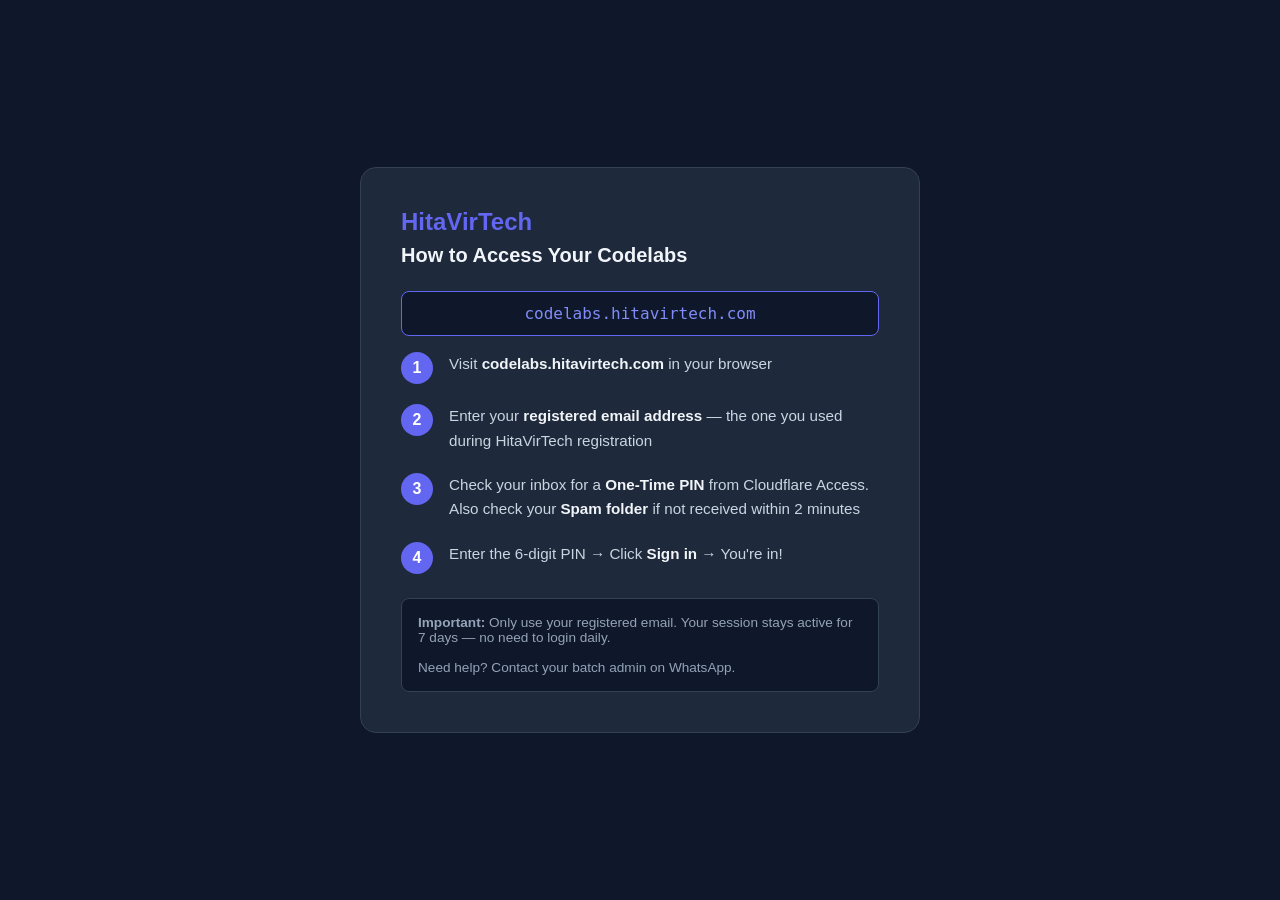
<file: access-help.html>
<!DOCTYPE html>
<html lang="en">
<head>
  <meta charset="UTF-8" />
  <meta name="viewport" content="width=device-width, initial-scale=1.0"/>
  <title>HitaVirTech Codelabs — Access Help</title>
  <style>
    * { box-sizing: border-box; margin: 0; padding: 0; }
    body {
      font-family: 'Inter', sans-serif;
      background: #0f172a;
      color: #e2e8f0;
      min-height: 100vh;
      display: flex;
      align-items: center;
      justify-content: center;
      padding: 2rem;
    }
    .card {
      background: #1e293b;
      border: 1px solid #334155;
      border-radius: 16px;
      padding: 2.5rem;
      max-width: 560px;
      width: 100%;
    }
    .logo {
      font-size: 1.5rem;
      font-weight: 700;
      color: #6366f1;
      margin-bottom: 0.5rem;
    }
    h1 {
      font-size: 1.25rem;
      color: #f1f5f9;
      margin-bottom: 1.5rem;
    }
    .step {
      display: flex;
      gap: 1rem;
      margin-bottom: 1.25rem;
      align-items: flex-start;
    }
    .step-number {
      background: #6366f1;
      color: white;
      border-radius: 50%;
      width: 32px;
      height: 32px;
      display: flex;
      align-items: center;
      justify-content: center;
      font-weight: 700;
      flex-shrink: 0;
    }
    .step-text { font-size: 0.95rem; color: #cbd5e1; line-height: 1.6; }
    .step-text strong { color: #f1f5f9; }
    .note {
      background: #0f172a;
      border: 1px solid #334155;
      border-radius: 8px;
      padding: 1rem;
      margin-top: 1.5rem;
      font-size: 0.85rem;
      color: #94a3b8;
    }
    .url {
      background: #0f172a;
      border: 1px solid #6366f1;
      border-radius: 8px;
      padding: 0.75rem 1rem;
      font-family: monospace;
      color: #818cf8;
      margin: 1rem 0;
      text-align: center;
      font-size: 1rem;
    }
  </style>
</head>
<body>
  <div class="card">
    <div class="logo">HitaVirTech</div>
    <h1>How to Access Your Codelabs</h1>

    <div class="url">codelabs.hitavirtech.com</div>

    <div class="step">
      <div class="step-number">1</div>
      <div class="step-text">Visit <strong>codelabs.hitavirtech.com</strong> in your browser</div>
    </div>
    <div class="step">
      <div class="step-number">2</div>
      <div class="step-text">Enter your <strong>registered email address</strong> — the one you used during HitaVirTech registration</div>
    </div>
    <div class="step">
      <div class="step-number">3</div>
      <div class="step-text">Check your inbox for a <strong>One-Time PIN</strong> from Cloudflare Access. Also check your <strong>Spam folder</strong> if not received within 2 minutes</div>
    </div>
    <div class="step">
      <div class="step-number">4</div>
      <div class="step-text">Enter the 6-digit PIN → Click <strong>Sign in</strong> → You're in!</div>
    </div>

    <div class="note">
      <strong>Important:</strong> Only use your registered email. Your session stays active for 7 days — no need to login daily.<br/><br/>
      Need help? Contact your batch admin on WhatsApp.
    </div>
  </div>
</body>
</html>
</file>
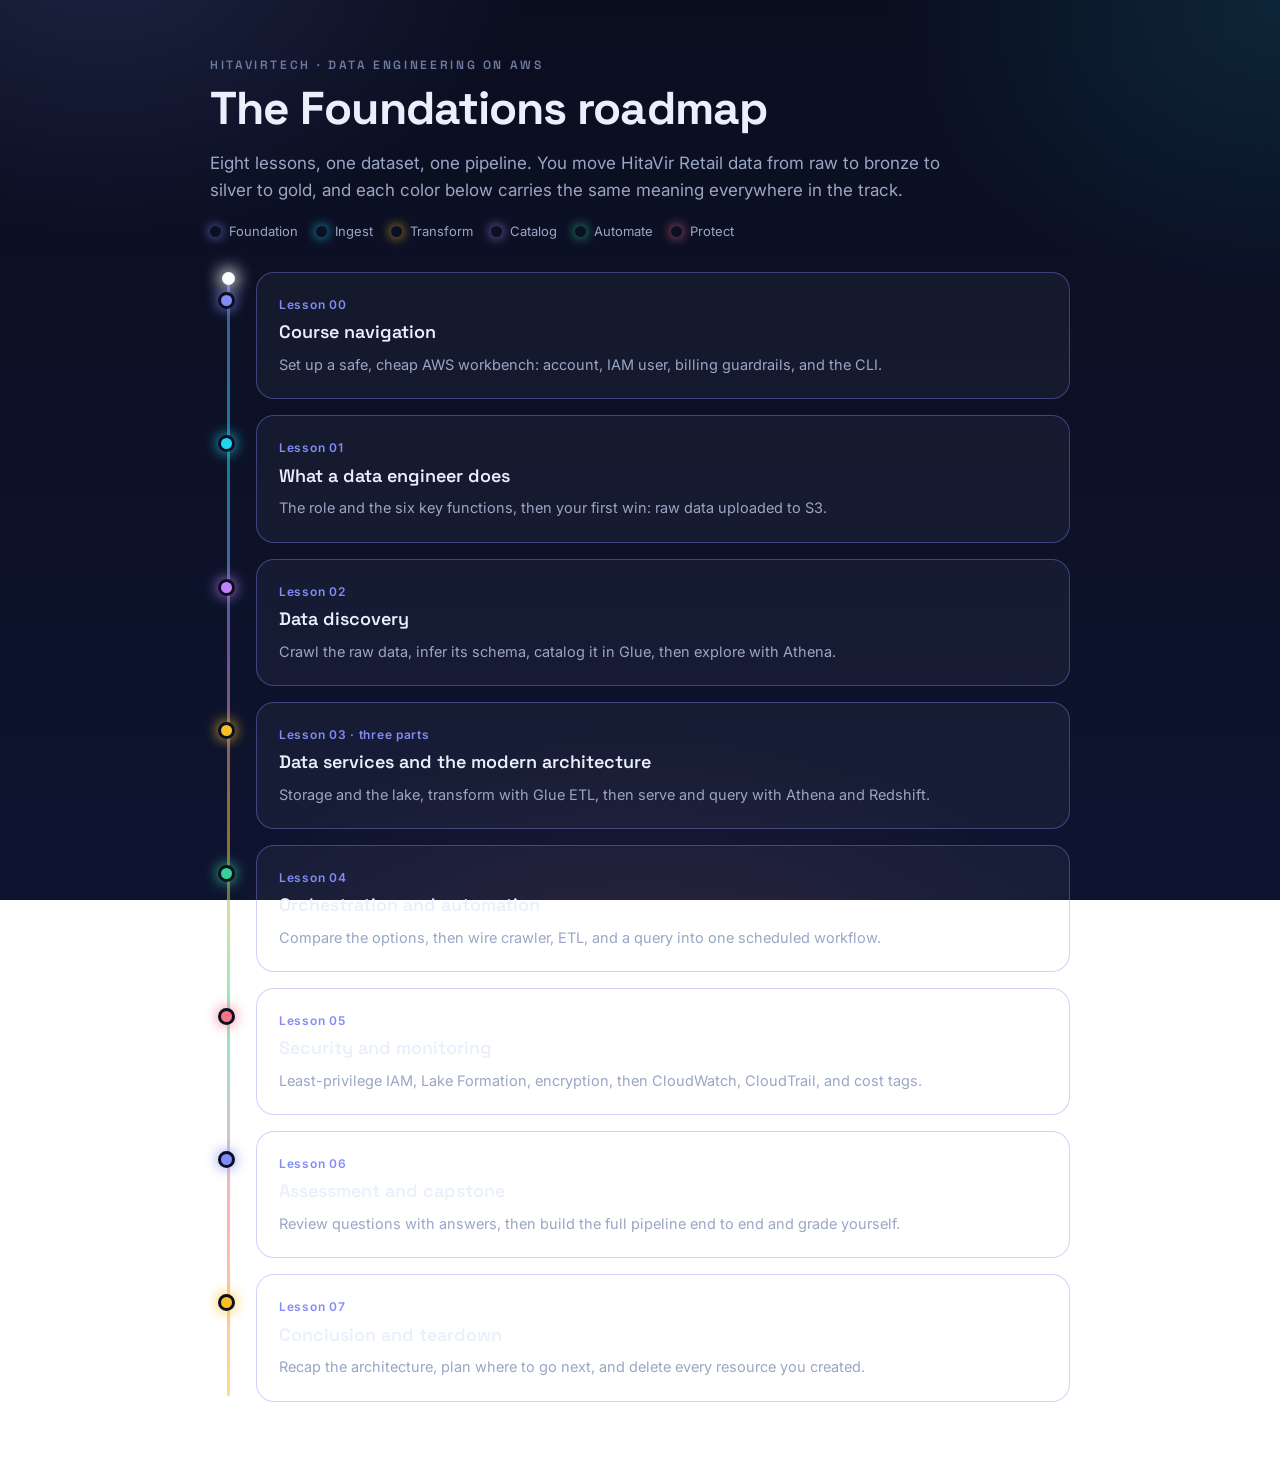
<file: data-engineering-aws-foundations/assets/00-learning-path.html>
<!doctype html>
<html lang="en">
<head>
<meta charset="utf-8">
<meta name="viewport" content="width=device-width, initial-scale=1">
<title>Foundations roadmap — Data Engineering on AWS</title>
<link rel="stylesheet" href="design-tokens.css">
<style>
  .wrap { max-width: 860px; margin: 0 auto; }
  header { margin-bottom: 30px; }
  .road { position: relative; padding-left: 46px; }
  .road::before {
    content: ""; position: absolute; left: 17px; top: 6px; bottom: 6px; width: 3px;
    border-radius: 3px;
    background: linear-gradient(180deg,
      var(--c-foundation), var(--c-ingest), var(--c-catalog),
      var(--c-transform), var(--c-automate), var(--c-protect), var(--m-gold));
    opacity: 0.55;
  }
  .pulse {
    position: absolute; left: 12px; width: 13px; height: 13px; border-radius: 50%;
    background: #fff; box-shadow: 0 0 16px 4px rgba(255,255,255,0.8);
    animation: roadPulse 6s var(--ease) infinite;
  }
  @keyframes roadPulse { 0% { top: 0; opacity: 0; } 8% { opacity: 1; } 92% { opacity: 1; } 100% { top: 100%; opacity: 0; } }
  .stop { position: relative; margin: 0 0 16px; }
  .node {
    position: absolute; left: -38px; top: 20px; width: 17px; height: 17px; border-radius: 50%;
    background: var(--accent); box-shadow: 0 0 14px var(--accent); border: 3px solid var(--ink);
  }
  .card { display: block; text-decoration: none; color: inherit; }
  .card h3 { font-family: var(--font-display); font-weight: 600; font-size: 18px; margin: 4px 0 6px; }
  .card p { margin: 0; color: var(--text-muted); font-size: 14.5px; }
  .badge { font-size: 12px; color: var(--accent); font-weight: 600; letter-spacing: 0.06em; }
  @media (prefers-reduced-motion: reduce) { .pulse { display: none; } }
</style>
</head>
<body class="hvt">
<div class="wrap">
  <header class="hvt-rise">
    <div class="hvt-eyebrow">HitaVirTech &middot; Data Engineering on AWS</div>
    <h1 class="hvt-headline">The Foundations roadmap</h1>
    <p class="hvt-sub">Eight lessons, one dataset, one pipeline. You move HitaVir Retail data from raw to bronze to silver to gold, and each color below carries the same meaning everywhere in the track.</p>
    <div class="hvt-key" aria-label="Color key">
      <span><i class="hvt-dot" style="color:var(--c-foundation)"></i> Foundation</span>
      <span><i class="hvt-dot" style="color:var(--c-ingest)"></i> Ingest</span>
      <span><i class="hvt-dot" style="color:var(--c-transform)"></i> Transform</span>
      <span><i class="hvt-dot" style="color:var(--c-catalog)"></i> Catalog</span>
      <span><i class="hvt-dot" style="color:var(--c-automate)"></i> Automate</span>
      <span><i class="hvt-dot" style="color:var(--c-protect)"></i> Protect</span>
    </div>
  </header>

  <div class="road">
    <div class="pulse" aria-hidden="true"></div>

    <div class="stop hvt-rise" style="--accent: var(--c-foundation)">
      <span class="node" aria-hidden="true"></span>
      <div class="hvt-panel hvt-accent card" tabindex="0">
        <div class="badge">Lesson 00</div>
        <h3>Course navigation</h3>
        <p>Set up a safe, cheap AWS workbench: account, IAM user, billing guardrails, and the CLI.</p>
      </div>
    </div>

    <div class="stop hvt-rise" style="--accent: var(--c-ingest)">
      <span class="node" aria-hidden="true"></span>
      <div class="hvt-panel hvt-accent card" tabindex="0">
        <div class="badge">Lesson 01</div>
        <h3>What a data engineer does</h3>
        <p>The role and the six key functions, then your first win: raw data uploaded to S3.</p>
      </div>
    </div>

    <div class="stop hvt-rise" style="--accent: var(--c-catalog)">
      <span class="node" aria-hidden="true"></span>
      <div class="hvt-panel hvt-accent card" tabindex="0">
        <div class="badge">Lesson 02</div>
        <h3>Data discovery</h3>
        <p>Crawl the raw data, infer its schema, catalog it in Glue, then explore with Athena.</p>
      </div>
    </div>

    <div class="stop hvt-rise" style="--accent: var(--c-transform)">
      <span class="node" aria-hidden="true"></span>
      <div class="hvt-panel hvt-accent card" tabindex="0">
        <div class="badge">Lesson 03 &middot; three parts</div>
        <h3>Data services and the modern architecture</h3>
        <p>Storage and the lake, transform with Glue ETL, then serve and query with Athena and Redshift.</p>
      </div>
    </div>

    <div class="stop hvt-rise" style="--accent: var(--c-automate)">
      <span class="node" aria-hidden="true"></span>
      <div class="hvt-panel hvt-accent card" tabindex="0">
        <div class="badge">Lesson 04</div>
        <h3>Orchestration and automation</h3>
        <p>Compare the options, then wire crawler, ETL, and a query into one scheduled workflow.</p>
      </div>
    </div>

    <div class="stop hvt-rise" style="--accent: var(--c-protect)">
      <span class="node" aria-hidden="true"></span>
      <div class="hvt-panel hvt-accent card" tabindex="0">
        <div class="badge">Lesson 05</div>
        <h3>Security and monitoring</h3>
        <p>Least-privilege IAM, Lake Formation, encryption, then CloudWatch, CloudTrail, and cost tags.</p>
      </div>
    </div>

    <div class="stop hvt-rise" style="--accent: var(--c-foundation)">
      <span class="node" aria-hidden="true"></span>
      <div class="hvt-panel hvt-accent card" tabindex="0">
        <div class="badge">Lesson 06</div>
        <h3>Assessment and capstone</h3>
        <p>Review questions with answers, then build the full pipeline end to end and grade yourself.</p>
      </div>
    </div>

    <div class="stop hvt-rise" style="--accent: var(--m-gold)">
      <span class="node" aria-hidden="true"></span>
      <div class="hvt-panel hvt-accent card" tabindex="0">
        <div class="badge">Lesson 07</div>
        <h3>Conclusion and teardown</h3>
        <p>Recap the architecture, plan where to go next, and delete every resource you created.</p>
      </div>
    </div>
  </div>
</div>
</body>
</html>
</file>
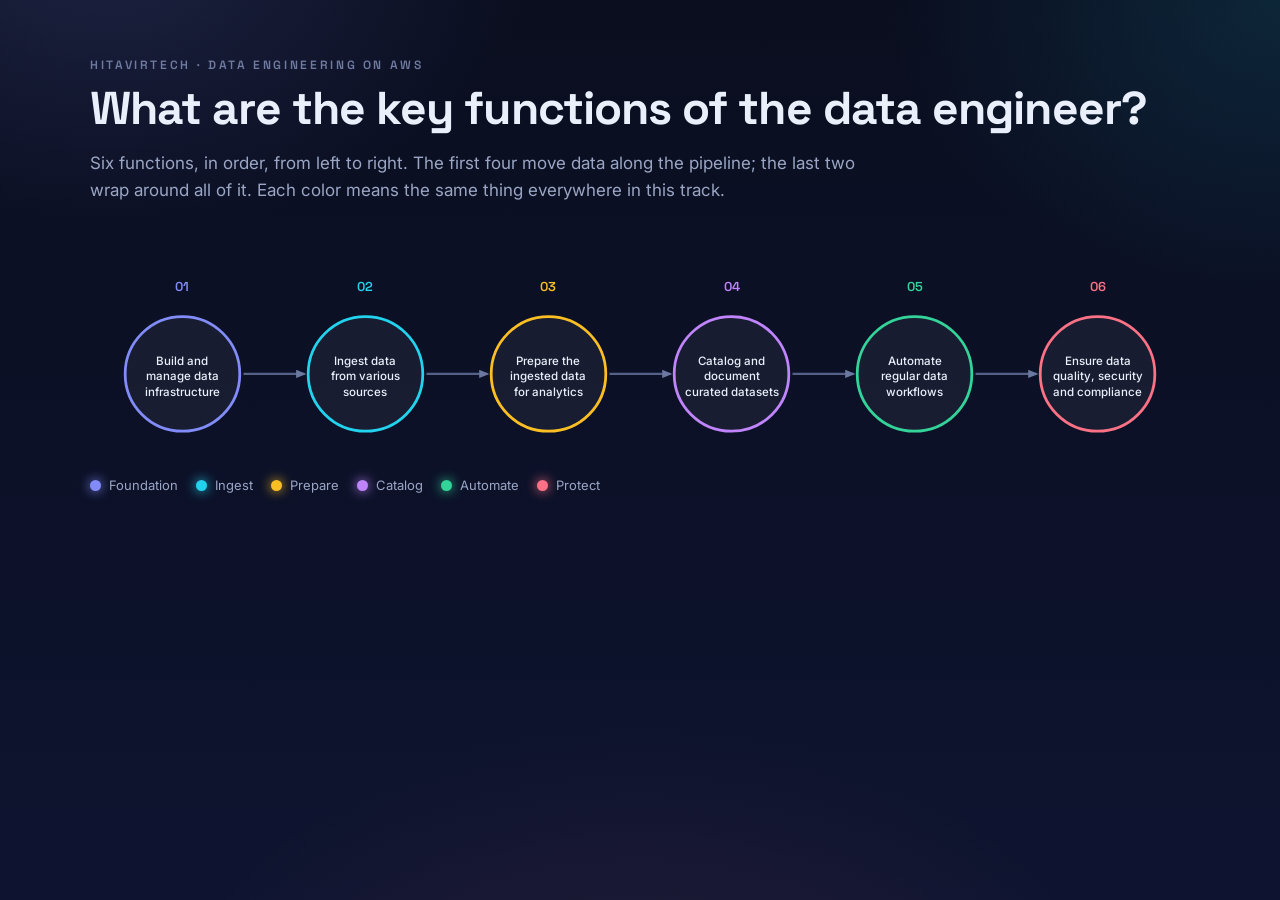
<file: data-engineering-aws-foundations/assets/01-key-functions.html>
<!doctype html>
<html lang="en">
<head>
<meta charset="utf-8">
<meta name="viewport" content="width=device-width, initial-scale=1">
<title>The six key functions of the data engineer — Data Engineering on AWS</title>
<link rel="stylesheet" href="design-tokens.css">
<style>
  .wrap { max-width: 1100px; margin: 0 auto; }
  header { margin-bottom: 22px; }
  .flow { width: 100%; height: auto; display: block; }
  .flow text { font-family: var(--font-body); }
  .flow .num { font-family: var(--font-display); }
  .node .ring { transition: stroke-width .25s var(--ease), filter .25s var(--ease); }
  .node:hover .ring, .node:focus .ring { stroke-width: 4.5; filter: drop-shadow(0 0 9px currentColor); }
  .node text { pointer-events: none; }
  .hvt-key .hvt-dot { background: currentColor; }
  .pulse { animation: kfFlow 5.5s linear infinite; }
  @keyframes kfFlow {
    0% { transform: translateX(0); opacity: 0; }
    6% { opacity: 1; }
    94% { opacity: 1; }
    100% { transform: translateX(990px); opacity: 0; }
  }
  @media (prefers-reduced-motion: reduce) { .pulse { display: none; } }
</style>
</head>
<body class="hvt">
<div class="wrap">
  <header class="hvt-rise">
    <div class="hvt-eyebrow">HitaVirTech &middot; Data Engineering on AWS</div>
    <h1 class="hvt-headline">What are the key functions of the data engineer?</h1>
    <p class="hvt-sub">Six functions, in order, from left to right. The first four move data along the pipeline; the last two wrap around all of it. Each color means the same thing everywhere in this track.</p>
  </header>

  <div class="hvt-rise">
    <svg class="flow" viewBox="0 0 1190 250" role="img" xmlns="http://www.w3.org/2000/svg">
      <title>The six key functions of a data engineer, left to right: build and manage data infrastructure, ingest data from various sources, prepare the ingested data for analytics, catalog and document curated datasets, automate regular data workflows, and ensure data quality, security and compliance.</title>
      <defs>
        <marker id="ah" markerWidth="12" markerHeight="9" refX="9" refY="4.5" orient="auto" markerUnits="userSpaceOnUse">
          <path d="M0,0 L11,4.5 L0,9 Z" fill="#6b78a0"/>
        </marker>
      </defs>

      <line x1="166" y1="160" x2="232" y2="160" stroke="#566188" stroke-width="2.5" marker-end="url(#ah)"/>
      <line x1="364" y1="160" x2="430" y2="160" stroke="#566188" stroke-width="2.5" marker-end="url(#ah)"/>
      <line x1="562" y1="160" x2="628" y2="160" stroke="#566188" stroke-width="2.5" marker-end="url(#ah)"/>
      <line x1="760" y1="160" x2="826" y2="160" stroke="#566188" stroke-width="2.5" marker-end="url(#ah)"/>
      <line x1="958" y1="160" x2="1024" y2="160" stroke="#566188" stroke-width="2.5" marker-end="url(#ah)"/>

      <g class="node" tabindex="0" role="img" aria-label="Function 1: build and manage data infrastructure" style="color:var(--c-foundation)">
        <text class="num" x="100" y="70" text-anchor="middle" font-size="14" font-weight="600" fill="currentColor">01</text>
        <circle class="ring" cx="100" cy="160" r="62" fill="rgba(255,255,255,0.05)" stroke="currentColor" stroke-width="3"/>
        <text x="100" y="150" text-anchor="middle" font-size="12.5" font-weight="500" fill="#eaf0fb">Build and</text>
        <text x="100" y="167" text-anchor="middle" font-size="12.5" font-weight="500" fill="#eaf0fb">manage data</text>
        <text x="100" y="184" text-anchor="middle" font-size="12.5" font-weight="500" fill="#eaf0fb">infrastructure</text>
      </g>

      <g class="node" tabindex="0" role="img" aria-label="Function 2: ingest data from various sources" style="color:var(--c-ingest)">
        <text class="num" x="298" y="70" text-anchor="middle" font-size="14" font-weight="600" fill="currentColor">02</text>
        <circle class="ring" cx="298" cy="160" r="62" fill="rgba(255,255,255,0.05)" stroke="currentColor" stroke-width="3"/>
        <text x="298" y="150" text-anchor="middle" font-size="12.5" font-weight="500" fill="#eaf0fb">Ingest data</text>
        <text x="298" y="167" text-anchor="middle" font-size="12.5" font-weight="500" fill="#eaf0fb">from various</text>
        <text x="298" y="184" text-anchor="middle" font-size="12.5" font-weight="500" fill="#eaf0fb">sources</text>
      </g>

      <g class="node" tabindex="0" role="img" aria-label="Function 3: prepare the ingested data for analytics" style="color:var(--c-transform)">
        <text class="num" x="496" y="70" text-anchor="middle" font-size="14" font-weight="600" fill="currentColor">03</text>
        <circle class="ring" cx="496" cy="160" r="62" fill="rgba(255,255,255,0.05)" stroke="currentColor" stroke-width="3"/>
        <text x="496" y="150" text-anchor="middle" font-size="12.5" font-weight="500" fill="#eaf0fb">Prepare the</text>
        <text x="496" y="167" text-anchor="middle" font-size="12.5" font-weight="500" fill="#eaf0fb">ingested data</text>
        <text x="496" y="184" text-anchor="middle" font-size="12.5" font-weight="500" fill="#eaf0fb">for analytics</text>
      </g>

      <g class="node" tabindex="0" role="img" aria-label="Function 4: catalog and document curated datasets" style="color:var(--c-catalog)">
        <text class="num" x="694" y="70" text-anchor="middle" font-size="14" font-weight="600" fill="currentColor">04</text>
        <circle class="ring" cx="694" cy="160" r="62" fill="rgba(255,255,255,0.05)" stroke="currentColor" stroke-width="3"/>
        <text x="694" y="150" text-anchor="middle" font-size="12.5" font-weight="500" fill="#eaf0fb">Catalog and</text>
        <text x="694" y="167" text-anchor="middle" font-size="12.5" font-weight="500" fill="#eaf0fb">document</text>
        <text x="694" y="184" text-anchor="middle" font-size="12.5" font-weight="500" fill="#eaf0fb">curated datasets</text>
      </g>

      <g class="node" tabindex="0" role="img" aria-label="Function 5: automate regular data workflows" style="color:var(--c-automate)">
        <text class="num" x="892" y="70" text-anchor="middle" font-size="14" font-weight="600" fill="currentColor">05</text>
        <circle class="ring" cx="892" cy="160" r="62" fill="rgba(255,255,255,0.05)" stroke="currentColor" stroke-width="3"/>
        <text x="892" y="150" text-anchor="middle" font-size="12.5" font-weight="500" fill="#eaf0fb">Automate</text>
        <text x="892" y="167" text-anchor="middle" font-size="12.5" font-weight="500" fill="#eaf0fb">regular data</text>
        <text x="892" y="184" text-anchor="middle" font-size="12.5" font-weight="500" fill="#eaf0fb">workflows</text>
      </g>

      <g class="node" tabindex="0" role="img" aria-label="Function 6: ensure data quality, security and compliance" style="color:var(--c-protect)">
        <text class="num" x="1090" y="70" text-anchor="middle" font-size="14" font-weight="600" fill="currentColor">06</text>
        <circle class="ring" cx="1090" cy="160" r="62" fill="rgba(255,255,255,0.05)" stroke="currentColor" stroke-width="3"/>
        <text x="1090" y="150" text-anchor="middle" font-size="12.5" font-weight="500" fill="#eaf0fb">Ensure data</text>
        <text x="1090" y="167" text-anchor="middle" font-size="12.5" font-weight="500" fill="#eaf0fb">quality, security</text>
        <text x="1090" y="184" text-anchor="middle" font-size="12.5" font-weight="500" fill="#eaf0fb">and compliance</text>
      </g>

      <circle class="pulse" cx="100" cy="160" r="7" fill="#ffffff" opacity="0"/>
    </svg>
  </div>

  <div class="hvt-key hvt-rise" aria-label="Color key" style="margin-top:18px">
    <span><i class="hvt-dot" style="color:var(--c-foundation)"></i> Foundation</span>
    <span><i class="hvt-dot" style="color:var(--c-ingest)"></i> Ingest</span>
    <span><i class="hvt-dot" style="color:var(--c-transform)"></i> Prepare</span>
    <span><i class="hvt-dot" style="color:var(--c-catalog)"></i> Catalog</span>
    <span><i class="hvt-dot" style="color:var(--c-automate)"></i> Automate</span>
    <span><i class="hvt-dot" style="color:var(--c-protect)"></i> Protect</span>
  </div>
</div>
</body>
</html>
</file>
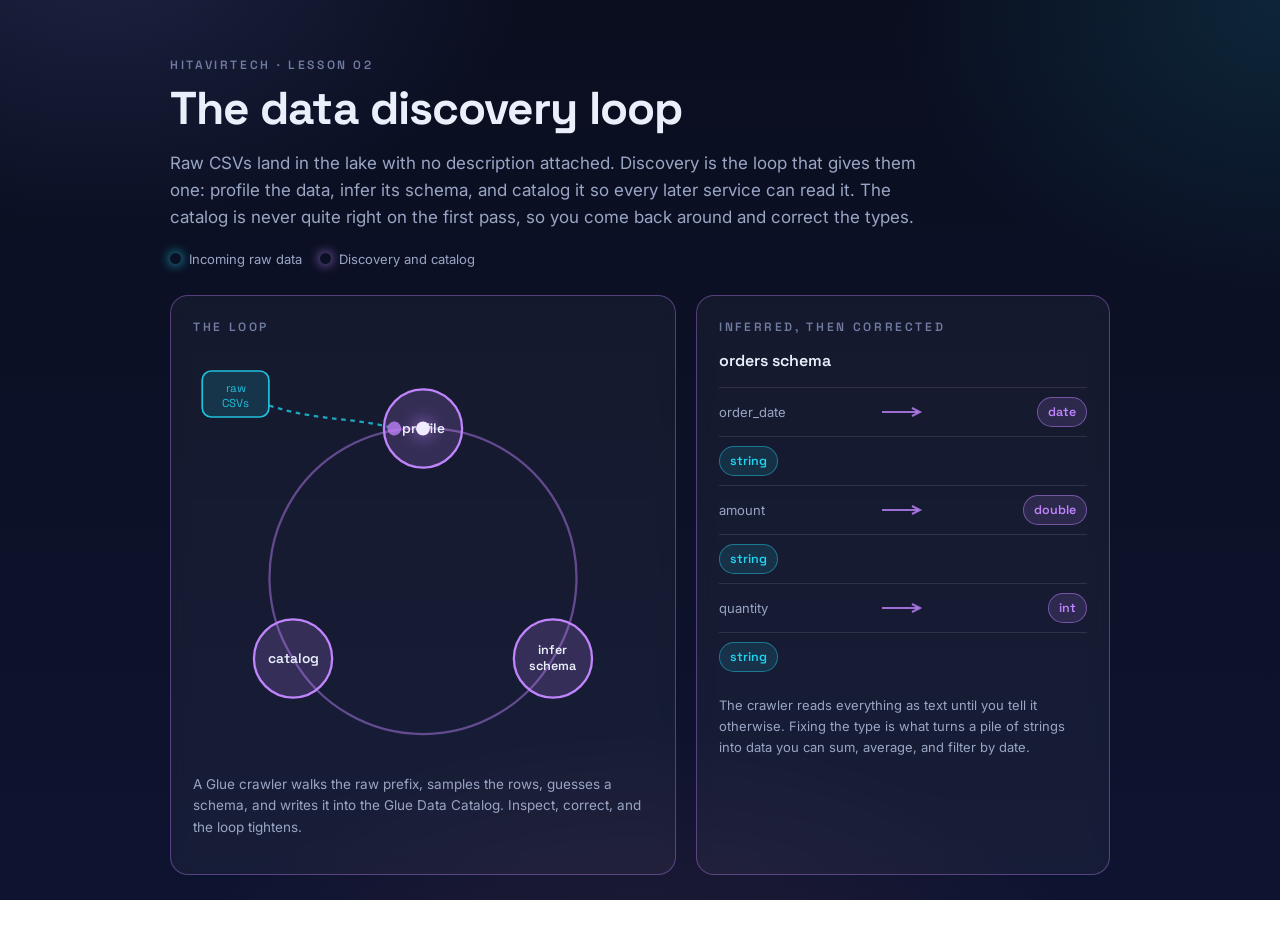
<file: data-engineering-aws-foundations/assets/02-data-discovery-loop.html>
<!doctype html>
<html lang="en">
<head>
<meta charset="utf-8">
<meta name="viewport" content="width=device-width, initial-scale=1">
<title>The data discovery loop — Data Engineering on AWS</title>
<link rel="stylesheet" href="design-tokens.css">
<style>
  .wrap { max-width: 940px; margin: 0 auto; }
  header { margin-bottom: 26px; }

  .grid {
    display: grid;
    grid-template-columns: 1.1fr 0.9fr;
    gap: 20px;
    align-items: stretch;
  }
  @media (max-width: 820px) { .grid { grid-template-columns: 1fr; } }

  .stage-label {
    font-family: var(--font-display);
    font-weight: 600;
    letter-spacing: 0.02em;
  }
  .svg-card svg { width: 100%; height: auto; display: block; }

  /* Traveling pulse around the discovery loop */
  .loop-pulse {
    offset-path: path("M 200 70 A 130 130 0 0 1 313 270 A 130 130 0 0 1 87 270 A 130 130 0 0 1 200 70 Z");
    offset-rotate: 0deg;
    animation: hvtPulse 5.5s var(--ease) infinite;
  }

  /* Before/after schema rows */
  .schema-panel h3 {
    font-family: var(--font-display);
    font-weight: 600;
    font-size: 16px;
    margin: 0 0 14px;
  }
  .col-row {
    display: grid;
    grid-template-columns: 1fr auto 1fr;
    align-items: center;
    gap: 12px;
    padding: 9px 0;
    border-top: 1px solid var(--panel-line);
  }
  .col-row:first-of-type { border-top: 0; }
  .col-name { font-size: 13px; color: var(--text-muted); }
  .type-chip {
    font-family: var(--font-display);
    font-size: 12.5px;
    font-weight: 600;
    padding: 4px 10px;
    border-radius: 999px;
    border: 1px solid;
    white-space: nowrap;
    justify-self: start;
  }
  .t-guess {
    color: var(--c-ingest);
    border-color: color-mix(in srgb, var(--c-ingest) 45%, transparent);
    background: color-mix(in srgb, var(--c-ingest) 12%, transparent);
  }
  .t-fixed {
    color: var(--c-catalog);
    border-color: color-mix(in srgb, var(--c-catalog) 50%, transparent);
    background: color-mix(in srgb, var(--c-catalog) 14%, transparent);
    justify-self: end;
  }
  .connector { width: 46px; height: 14px; flex: none; }
  .connector path { stroke: var(--c-catalog); stroke-width: 2; fill: none; opacity: 0.8; }
  .connector circle { fill: var(--c-catalog); }
</style>
</head>
<body class="hvt">
<div class="wrap">
  <header class="hvt-rise">
    <div class="hvt-eyebrow">HitaVirTech &middot; Lesson 02</div>
    <h1 class="hvt-headline">The data discovery loop</h1>
    <p class="hvt-sub">Raw CSVs land in the lake with no description attached. Discovery is the loop that gives them one: profile the data, infer its schema, and catalog it so every later service can read it. The catalog is never quite right on the first pass, so you come back around and correct the types.</p>
    <div class="hvt-key" aria-label="Color key">
      <span><i class="hvt-dot" style="color:var(--c-ingest)"></i> Incoming raw data</span>
      <span><i class="hvt-dot" style="color:var(--c-catalog)"></i> Discovery and catalog</span>
    </div>
  </header>

  <div class="grid">
    <!-- Discovery loop -->
    <div class="hvt-panel hvt-accent svg-card hvt-rise" style="--accent: var(--c-catalog)" tabindex="0"
         aria-label="The discovery loop: profile, infer schema, catalog, repeating as a cycle">
      <div class="hvt-eyebrow" style="margin-bottom:10px">The loop</div>
      <svg viewBox="0 0 400 360" xmlns="http://www.w3.org/2000/svg" role="img"
           aria-label="A three-stage cycle connecting profile, infer schema, and catalog, with raw data flowing in.">
        <defs>
          <marker id="cap" markerWidth="7" markerHeight="7" refX="3.5" refY="3.5" orient="auto">
            <circle cx="3.5" cy="3.5" r="3" fill="var(--c-catalog)"></circle>
          </marker>
        </defs>

        <!-- raw data feeding in -->
        <g opacity="0.9">
          <rect x="8" y="20" width="58" height="40" rx="8"
                fill="color-mix(in srgb, var(--c-ingest) 16%, transparent)"
                stroke="var(--c-ingest)" stroke-width="1.5"></rect>
          <text x="37" y="38" text-anchor="middle" font-family="Space Grotesk, sans-serif"
                font-size="10" fill="var(--c-ingest)">raw</text>
          <text x="37" y="51" text-anchor="middle" font-family="Space Grotesk, sans-serif"
                font-size="10" fill="var(--c-ingest)">CSVs</text>
          <path d="M 66 50 C 110 64, 140 60, 175 70" stroke="var(--c-ingest)" stroke-width="2"
                fill="none" stroke-dasharray="4 4" marker-end="url(#cap)" opacity="0.85"></path>
        </g>

        <!-- the loop triangle path -->
        <path d="M 200 70 A 130 130 0 0 1 313 270 A 130 130 0 0 1 87 270 A 130 130 0 0 1 200 70 Z"
              fill="none" stroke="var(--c-catalog)" stroke-width="2" opacity="0.45"></path>

        <!-- traveling pulse -->
        <circle class="loop-pulse" r="6" fill="#fff"
                style="filter: drop-shadow(0 0 8px var(--c-catalog))"></circle>

        <!-- stage nodes -->
        <g>
          <circle cx="200" cy="70" r="34" fill="color-mix(in srgb, var(--c-catalog) 18%, transparent)"
                  stroke="var(--c-catalog)" stroke-width="2"></circle>
          <text x="200" y="74" text-anchor="middle" font-family="Space Grotesk, sans-serif"
                font-size="12" font-weight="600" fill="var(--text)">profile</text>
        </g>
        <g>
          <circle cx="313" cy="270" r="34" fill="color-mix(in srgb, var(--c-catalog) 18%, transparent)"
                  stroke="var(--c-catalog)" stroke-width="2"></circle>
          <text x="313" y="266" text-anchor="middle" font-family="Space Grotesk, sans-serif"
                font-size="11" font-weight="600" fill="var(--text)">infer</text>
          <text x="313" y="280" text-anchor="middle" font-family="Space Grotesk, sans-serif"
                font-size="11" font-weight="600" fill="var(--text)">schema</text>
        </g>
        <g>
          <circle cx="87" cy="270" r="34" fill="color-mix(in srgb, var(--c-catalog) 18%, transparent)"
                  stroke="var(--c-catalog)" stroke-width="2"></circle>
          <text x="87" y="274" text-anchor="middle" font-family="Space Grotesk, sans-serif"
                font-size="12" font-weight="600" fill="var(--text)">catalog</text>
        </g>
      </svg>
      <p class="hvt-sub" style="font-size:13.5px; margin-top:12px">
        A Glue crawler walks the raw prefix, samples the rows, guesses a schema, and writes it
        into the Glue Data Catalog. Inspect, correct, and the loop tightens.
      </p>
    </div>

    <!-- Before/after schema -->
    <div class="hvt-panel hvt-accent schema-panel hvt-rise" style="--accent: var(--c-catalog)" tabindex="0"
         aria-label="Schema before and after correcting inferred types">
      <div class="hvt-eyebrow" style="margin-bottom:10px">Inferred, then corrected</div>
      <h3>orders schema</h3>

      <div class="col-row">
        <span class="col-name">order_date</span>
        <svg class="connector" viewBox="0 0 46 14" aria-hidden="true">
          <path d="M 2 7 H 38"></path><path d="M 32 3 L 40 7 L 32 11"></path>
        </svg>
        <span class="type-chip t-fixed">date</span>
      </div>
      <div class="col-row">
        <span class="type-chip t-guess">string</span>
        <span></span><span></span>
      </div>

      <div class="col-row">
        <span class="col-name">amount</span>
        <svg class="connector" viewBox="0 0 46 14" aria-hidden="true">
          <path d="M 2 7 H 38"></path><path d="M 32 3 L 40 7 L 32 11"></path>
        </svg>
        <span class="type-chip t-fixed">double</span>
      </div>
      <div class="col-row">
        <span class="type-chip t-guess">string</span>
        <span></span><span></span>
      </div>

      <div class="col-row">
        <span class="col-name">quantity</span>
        <svg class="connector" viewBox="0 0 46 14" aria-hidden="true">
          <path d="M 2 7 H 38"></path><path d="M 32 3 L 40 7 L 32 11"></path>
        </svg>
        <span class="type-chip t-fixed">int</span>
      </div>
      <div class="col-row">
        <span class="type-chip t-guess">string</span>
        <span></span><span></span>
      </div>

      <p class="hvt-sub" style="font-size:13px; margin-top:14px">
        The crawler reads everything as text until you tell it otherwise. Fixing the type is
        what turns a pile of strings into data you can sum, average, and filter by date.
      </p>
    </div>
  </div>
</div>
</body>
</html>
</file>
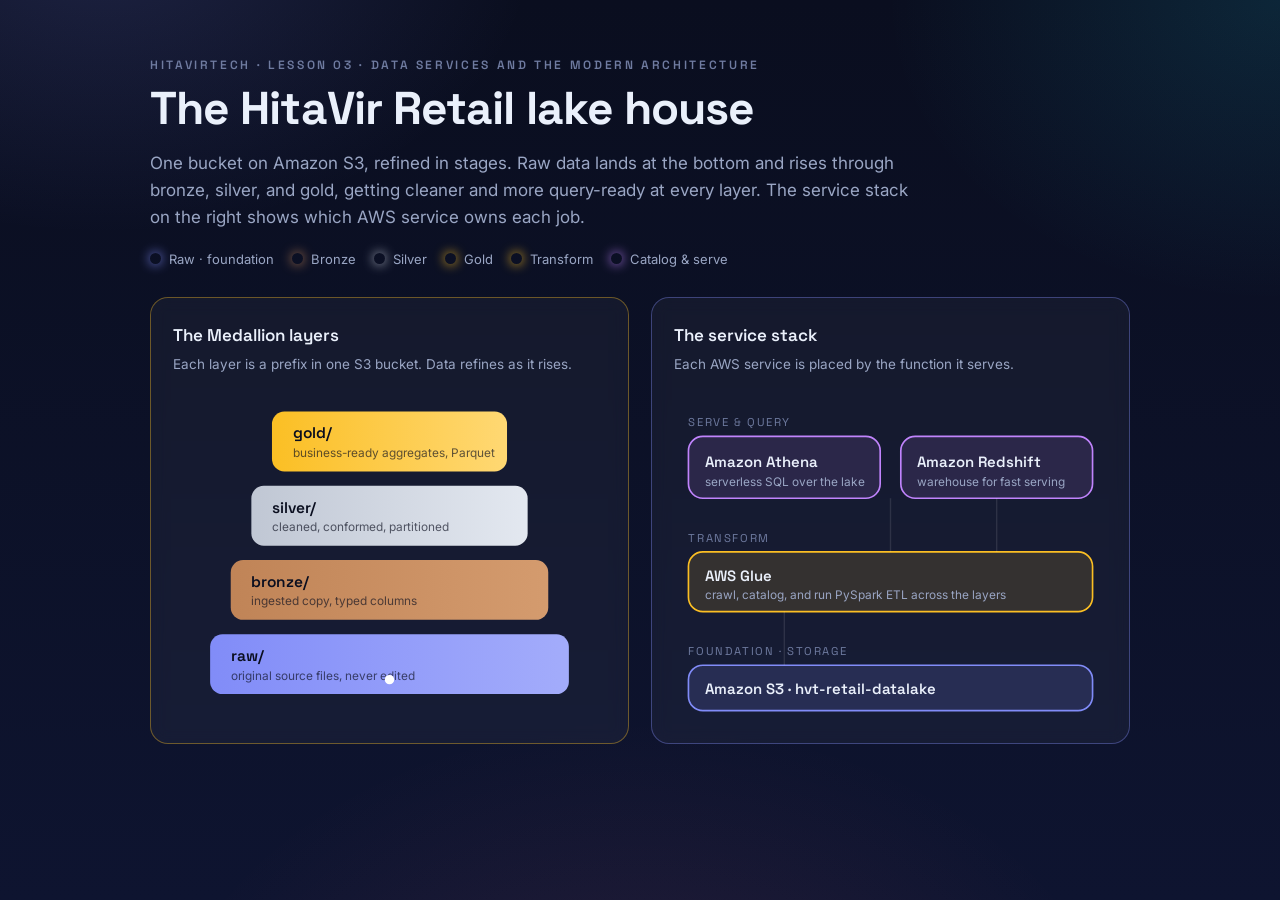
<file: data-engineering-aws-foundations/assets/03-lakehouse-architecture.html>
<!doctype html>
<html lang="en">
<head>
<meta charset="utf-8">
<meta name="viewport" content="width=device-width, initial-scale=1">
<title>The HitaVir Retail lake house — Data Engineering on AWS</title>
<link rel="stylesheet" href="design-tokens.css">
<style>
  .wrap { max-width: 980px; margin: 0 auto; }
  header { margin-bottom: 28px; }

  .grid {
    display: grid;
    grid-template-columns: 1fr 1fr;
    gap: 22px;
    align-items: stretch;
  }
  @media (max-width: 820px) { .grid { grid-template-columns: 1fr; } }

  .panel-title {
    font-family: var(--font-display);
    font-weight: 600;
    font-size: 17px;
    margin: 2px 0 4px;
  }
  .panel-note { color: var(--text-muted); font-size: 13.5px; margin: 0 0 16px; }

  svg { display: block; width: 100%; height: auto; overflow: visible; }

  /* Layer rectangles refine as they rise, hover lifts each band */
  .layer {
    transition: transform 0.3s var(--ease), filter 0.3s var(--ease);
    transform-box: fill-box;
    transform-origin: center;
    cursor: default;
  }
  .layer:hover, .layer:focus { transform: translateY(-3px); filter: brightness(1.12); outline: none; }
  .layer-label { font-family: var(--font-display); font-weight: 600; font-size: 15px; fill: var(--ink); }
  .layer-sub { font-family: var(--font-body); font-size: 11.5px; fill: rgba(10,14,31,0.66); }

  /* Signature motion: a refining pulse that rises through the layers */
  .refine-pulse {
    animation: riseRefine 5.5s var(--ease) infinite;
  }
  @keyframes riseRefine {
    0%   { transform: translateY(0);     opacity: 0; }
    8%   { opacity: 0.95; }
    92%  { opacity: 0.95; }
    100% { transform: translateY(-228px); opacity: 0; }
  }

  /* Service stack nodes */
  .svc {
    transition: transform 0.3s var(--ease), filter 0.3s var(--ease);
    transform-box: fill-box; transform-origin: center; cursor: default;
  }
  .svc:hover, .svc:focus { transform: translateY(-4px); filter: brightness(1.14); outline: none; }
  .svc-name { font-family: var(--font-display); font-weight: 600; font-size: 14.5px; fill: var(--text); }
  .svc-role { font-family: var(--font-body); font-size: 11.5px; fill: var(--text-muted); }
  .flow-label { font-family: var(--font-display); font-size: 11px; letter-spacing: 0.14em; text-transform: uppercase; fill: var(--eyebrow); }

  @media (prefers-reduced-motion: reduce) { .refine-pulse { display: none; } }
</style>
</head>
<body class="hvt">
<div class="wrap">
  <header class="hvt-rise">
    <div class="hvt-eyebrow">HitaVirTech &middot; Lesson 03 &middot; Data services and the modern architecture</div>
    <h1 class="hvt-headline">The HitaVir Retail lake house</h1>
    <p class="hvt-sub">One bucket on Amazon S3, refined in stages. Raw data lands at the bottom and rises through bronze, silver, and gold, getting cleaner and more query-ready at every layer. The service stack on the right shows which AWS service owns each job.</p>
    <div class="hvt-key" aria-label="Color key">
      <span><i class="hvt-dot" style="color:var(--c-foundation)"></i> Raw &middot; foundation</span>
      <span><i class="hvt-dot" style="color:var(--m-bronze)"></i> Bronze</span>
      <span><i class="hvt-dot" style="color:var(--m-silver)"></i> Silver</span>
      <span><i class="hvt-dot" style="color:var(--m-gold)"></i> Gold</span>
      <span><i class="hvt-dot" style="color:var(--c-transform)"></i> Transform</span>
      <span><i class="hvt-dot" style="color:var(--c-catalog)"></i> Catalog &amp; serve</span>
    </div>
  </header>

  <div class="grid">

    <!-- (1) LAYERED LAKE-HOUSE -->
    <div class="hvt-panel hvt-accent hvt-rise" style="--accent: var(--m-gold)" tabindex="0">
      <p class="panel-title">The Medallion layers</p>
      <p class="panel-note">Each layer is a prefix in one S3 bucket. Data refines as it rises.</p>
      <svg viewBox="0 0 420 320" role="img" aria-label="Medallion layers raw, bronze, silver, gold stacked, refining as they rise">
        <defs>
          <linearGradient id="gGold" x1="0" y1="0" x2="1" y2="0">
            <stop offset="0" stop-color="var(--m-gold)"/>
            <stop offset="1" stop-color="#ffd873"/>
          </linearGradient>
          <linearGradient id="gSilver" x1="0" y1="0" x2="1" y2="0">
            <stop offset="0" stop-color="var(--m-silver)"/>
            <stop offset="1" stop-color="#e3e8f0"/>
          </linearGradient>
          <linearGradient id="gBronze" x1="0" y1="0" x2="1" y2="0">
            <stop offset="0" stop-color="var(--m-bronze)"/>
            <stop offset="1" stop-color="#d49b6e"/>
          </linearGradient>
          <linearGradient id="gRaw" x1="0" y1="0" x2="1" y2="0">
            <stop offset="0" stop-color="var(--c-foundation)"/>
            <stop offset="1" stop-color="#a3acfb"/>
          </linearGradient>
        </defs>

        <!-- gold (top, narrowest = most refined) -->
        <g class="layer" tabindex="0" role="group" aria-label="Gold layer: business-ready aggregates">
          <rect x="96" y="20" width="228" height="58" rx="12" fill="url(#gGold)"/>
          <text x="116" y="46" class="layer-label">gold/</text>
          <text x="116" y="64" class="layer-sub">business-ready aggregates, Parquet</text>
        </g>

        <!-- silver -->
        <g class="layer" tabindex="0" role="group" aria-label="Silver layer: cleaned, conformed, partitioned">
          <rect x="76" y="92" width="268" height="58" rx="12" fill="url(#gSilver)"/>
          <text x="96" y="118" class="layer-label">silver/</text>
          <text x="96" y="136" class="layer-sub">cleaned, conformed, partitioned</text>
        </g>

        <!-- bronze -->
        <g class="layer" tabindex="0" role="group" aria-label="Bronze layer: raw copied into the lake, typed">
          <rect x="56" y="164" width="308" height="58" rx="12" fill="url(#gBronze)"/>
          <text x="76" y="190" class="layer-label">bronze/</text>
          <text x="76" y="208" class="layer-sub">ingested copy, typed columns</text>
        </g>

        <!-- raw (foundation, widest) -->
        <g class="layer" tabindex="0" role="group" aria-label="Raw layer: original source files untouched">
          <rect x="36" y="236" width="348" height="58" rx="12" fill="url(#gRaw)"/>
          <text x="56" y="262" class="layer-label">raw/</text>
          <text x="56" y="280" class="layer-sub">original source files, never edited</text>
        </g>

        <!-- refining pulse rising through the stack -->
        <circle class="refine-pulse" cx="210" cy="280" r="6" fill="#fff" aria-hidden="true">
          <animate attributeName="r" values="6;3;6" dur="5.5s" repeatCount="indefinite"/>
        </circle>
      </svg>
    </div>

    <!-- (2) SERVICE-STACK MAP -->
    <div class="hvt-panel hvt-accent hvt-rise" style="--accent: var(--c-foundation)" tabindex="0">
      <p class="panel-title">The service stack</p>
      <p class="panel-note">Each AWS service is placed by the function it serves.</p>
      <svg viewBox="0 0 420 320" role="img" aria-label="Service stack: S3 foundation, Glue transform, Athena and Redshift serve">
        <!-- serve / catalog tier -->
        <text x="14" y="34" class="flow-label">Serve &amp; query</text>
        <g class="svc" tabindex="0" role="group" aria-label="Amazon Athena, serverless query and catalog">
          <rect x="14" y="44" width="186" height="60" rx="14" fill="none" stroke="var(--c-catalog)" stroke-width="1.6"/>
          <rect x="14" y="44" width="186" height="60" rx="14" fill="var(--c-catalog)" opacity="0.12"/>
          <text x="30" y="74" class="svc-name">Amazon Athena</text>
          <text x="30" y="92" class="svc-role">serverless SQL over the lake</text>
        </g>
        <g class="svc" tabindex="0" role="group" aria-label="Amazon Redshift, warehouse serving">
          <rect x="220" y="44" width="186" height="60" rx="14" fill="none" stroke="var(--c-catalog)" stroke-width="1.6"/>
          <rect x="220" y="44" width="186" height="60" rx="14" fill="var(--c-catalog)" opacity="0.12"/>
          <text x="236" y="74" class="svc-name">Amazon Redshift</text>
          <text x="236" y="92" class="svc-role">warehouse for fast serving</text>
        </g>

        <!-- transform tier -->
        <text x="14" y="146" class="flow-label">Transform</text>
        <g class="svc" tabindex="0" role="group" aria-label="AWS Glue, transform and catalog">
          <rect x="14" y="156" width="392" height="58" rx="14" fill="none" stroke="var(--c-transform)" stroke-width="1.6"/>
          <rect x="14" y="156" width="392" height="58" rx="14" fill="var(--c-transform)" opacity="0.13"/>
          <text x="30" y="184" class="svc-name">AWS Glue</text>
          <text x="30" y="202" class="svc-role">crawl, catalog, and run PySpark ETL across the layers</text>
        </g>

        <!-- foundation tier -->
        <text x="14" y="256" class="flow-label">Foundation &middot; storage</text>
        <g class="svc" tabindex="0" role="group" aria-label="Amazon S3, the storage foundation">
          <rect x="14" y="266" width="392" height="44" rx="14" fill="none" stroke="var(--c-foundation)" stroke-width="1.6"/>
          <rect x="14" y="266" width="392" height="44" rx="14" fill="var(--c-foundation)" opacity="0.16"/>
          <text x="30" y="294" class="svc-name">Amazon S3 &middot; hvt-retail-datalake</text>
        </g>

        <!-- connecting flow lines -->
        <g stroke="var(--panel-line)" stroke-width="1.4" fill="none">
          <line x1="107" y1="266" x2="107" y2="214"/>
          <line x1="210" y1="156" x2="210" y2="104"/>
          <line x1="313" y1="156" x2="313" y2="104"/>
        </g>
      </svg>
    </div>

  </div>
</div>
</body>
</html>
</file>
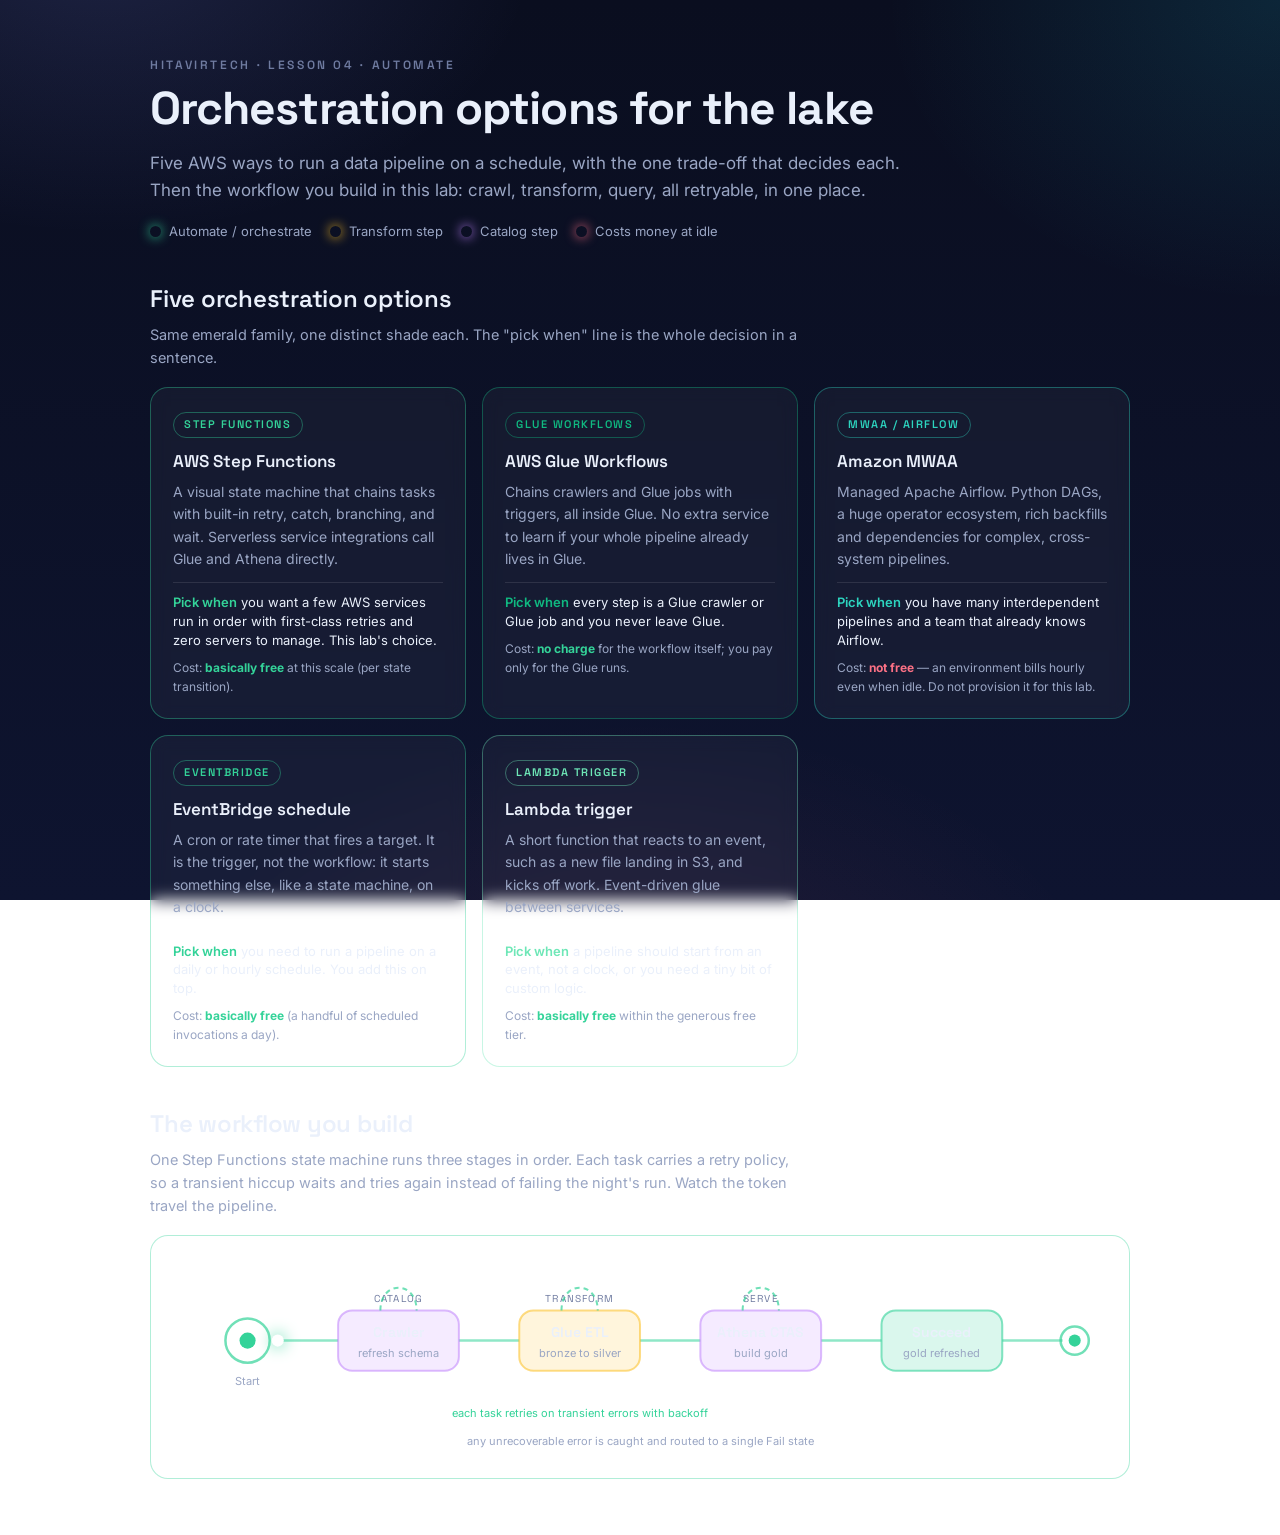
<file: data-engineering-aws-foundations/assets/04-orchestration-options.html>
<!doctype html>
<html lang="en">
<head>
<meta charset="utf-8">
<meta name="viewport" content="width=device-width, initial-scale=1">
<title>Orchestration options — Data Engineering on AWS</title>
<link rel="stylesheet" href="design-tokens.css">
<style>
  .wrap { max-width: 980px; margin: 0 auto; }
  header { margin-bottom: 30px; }

  /* Section rhythm */
  .section { margin-top: 38px; }
  .section h2 {
    font-family: var(--font-display); font-weight: 600; font-size: clamp(19px, 2.4vw, 24px);
    letter-spacing: -0.01em; margin: 0 0 4px;
  }
  .section .lede { color: var(--text-muted); font-size: 14.5px; margin: 0 0 18px; max-width: 72ch; }

  /* Option cards grid */
  .options { display: grid; grid-template-columns: repeat(auto-fit, minmax(250px, 1fr)); gap: 16px; }
  .opt { --accent: var(--c-automate); }
  .opt .tag {
    display: inline-block; font-family: var(--font-display); font-weight: 600; font-size: 11px;
    letter-spacing: 0.14em; text-transform: uppercase; color: var(--accent);
    border: 1px solid color-mix(in srgb, var(--accent) 40%, transparent);
    border-radius: 999px; padding: 3px 10px; margin-bottom: 10px;
  }
  .opt h3 { font-family: var(--font-display); font-weight: 600; font-size: 17px; margin: 0 0 6px; }
  .opt p { margin: 0 0 12px; color: var(--text-muted); font-size: 14px; }
  .opt .pick {
    font-size: 13px; color: var(--text); border-top: 1px solid var(--panel-line);
    padding-top: 10px; line-height: 1.45;
  }
  .opt .pick b { color: var(--accent); font-weight: 600; }
  .opt .cost { font-size: 12px; margin-top: 8px; color: var(--text-muted); }
  .opt .cost.free b { color: var(--c-automate); }
  .opt .cost.paid b { color: var(--c-protect); }

  /* State diagram */
  .diagram { padding: 8px 6px 2px; }
  .diagram svg { width: 100%; height: auto; display: block; }

  .node-label { font-family: var(--font-display); font-weight: 600; font-size: 14px; fill: var(--text); }
  .node-sub { font-family: var(--font-body); font-size: 11px; fill: var(--text-muted); }
  .stage-tag { font-family: var(--font-display); font-size: 10px; letter-spacing: 0.12em; fill: var(--eyebrow); text-transform: uppercase; }
  .retry-text { font-family: var(--font-body); font-size: 11px; fill: var(--c-automate); }
  .connector { stroke: color-mix(in srgb, var(--c-automate) 55%, transparent); stroke-width: 2.5; fill: none; }
  .retry-arc { stroke: color-mix(in srgb, var(--c-automate) 70%, transparent); stroke-width: 2; fill: none; stroke-dasharray: 5 4; }

  /* Signature motion: a token travelling the pipeline path */
  #flowpath { fill: none; stroke: none; }
  .token {
    offset-path: path('M 120 96 L 300 96 L 480 96 L 660 96 L 840 96');
    offset-rotate: 0deg;
    animation: hvtFlow 5.5s var(--ease) infinite;
  }
  @keyframes hvtFlow {
    0%   { offset-distance: 0%;   opacity: 0; }
    8%   { opacity: 1; }
    92%  { opacity: 1; }
    100% { offset-distance: 100%; opacity: 0; }
  }

  @media (prefers-reduced-motion: reduce) { .token { display: none; } }
  @media (max-width: 640px) { .diagram svg { min-width: 560px; } .diagram { overflow-x: auto; } }
</style>
</head>
<body class="hvt">
<div class="wrap">

  <header class="hvt-rise">
    <div class="hvt-eyebrow">HitaVirTech &middot; Lesson 04 &middot; Automate</div>
    <h1 class="hvt-headline">Orchestration options for the lake</h1>
    <p class="hvt-sub">Five AWS ways to run a data pipeline on a schedule, with the one trade-off that decides each. Then the workflow you build in this lab: crawl, transform, query, all retryable, in one place.</p>
    <div class="hvt-key" aria-label="Color key">
      <span><i class="hvt-dot" style="color:var(--c-automate)"></i> Automate / orchestrate</span>
      <span><i class="hvt-dot" style="color:var(--c-transform)"></i> Transform step</span>
      <span><i class="hvt-dot" style="color:var(--c-catalog)"></i> Catalog step</span>
      <span><i class="hvt-dot" style="color:var(--c-protect)"></i> Costs money at idle</span>
    </div>
  </header>

  <section class="section">
    <h2 class="hvt-rise">Five orchestration options</h2>
    <p class="lede hvt-rise">Same emerald family, one distinct shade each. The "pick when" line is the whole decision in a sentence.</p>

    <div class="options">

      <div class="hvt-panel hvt-accent opt hvt-rise" tabindex="0" style="--accent:#34d399">
        <span class="tag">Step Functions</span>
        <h3>AWS Step Functions</h3>
        <p>A visual state machine that chains tasks with built-in retry, catch, branching, and wait. Serverless service integrations call Glue and Athena directly.</p>
        <div class="pick"><b>Pick when</b> you want a few AWS services run in order with first-class retries and zero servers to manage. This lab's choice.</div>
        <div class="cost free">Cost: <b>basically free</b> at this scale (per state transition).</div>
      </div>

      <div class="hvt-panel hvt-accent opt hvt-rise" tabindex="0" style="--accent:#10b981">
        <span class="tag">Glue Workflows</span>
        <h3>AWS Glue Workflows</h3>
        <p>Chains crawlers and Glue jobs with triggers, all inside Glue. No extra service to learn if your whole pipeline already lives in Glue.</p>
        <div class="pick"><b>Pick when</b> every step is a Glue crawler or Glue job and you never leave Glue.</div>
        <div class="cost free">Cost: <b>no charge</b> for the workflow itself; you pay only for the Glue runs.</div>
      </div>

      <div class="hvt-panel hvt-accent opt hvt-rise" tabindex="0" style="--accent:#2dd4bf">
        <span class="tag">MWAA / Airflow</span>
        <h3>Amazon MWAA</h3>
        <p>Managed Apache Airflow. Python DAGs, a huge operator ecosystem, rich backfills and dependencies for complex, cross-system pipelines.</p>
        <div class="pick"><b>Pick when</b> you have many interdependent pipelines and a team that already knows Airflow.</div>
        <div class="cost paid">Cost: <b>not free</b> — an environment bills hourly even when idle. Do not provision it for this lab.</div>
      </div>

      <div class="hvt-panel hvt-accent opt hvt-rise" tabindex="0" style="--accent:#34d399">
        <span class="tag">EventBridge</span>
        <h3>EventBridge schedule</h3>
        <p>A cron or rate timer that fires a target. It is the trigger, not the workflow: it starts something else, like a state machine, on a clock.</p>
        <div class="pick"><b>Pick when</b> you need to run a pipeline on a daily or hourly schedule. You add this on top.</div>
        <div class="cost free">Cost: <b>basically free</b> (a handful of scheduled invocations a day).</div>
      </div>

      <div class="hvt-panel hvt-accent opt hvt-rise" tabindex="0" style="--accent:#6ee7b7">
        <span class="tag">Lambda trigger</span>
        <h3>Lambda trigger</h3>
        <p>A short function that reacts to an event, such as a new file landing in S3, and kicks off work. Event-driven glue between services.</p>
        <div class="pick"><b>Pick when</b> a pipeline should start from an event, not a clock, or you need a tiny bit of custom logic.</div>
        <div class="cost free">Cost: <b>basically free</b> within the generous free tier.</div>
      </div>

    </div>
  </section>

  <section class="section">
    <h2 class="hvt-rise">The workflow you build</h2>
    <p class="lede hvt-rise">One Step Functions state machine runs three stages in order. Each task carries a retry policy, so a transient hiccup waits and tries again instead of failing the night's run. Watch the token travel the pipeline.</p>

    <div class="hvt-panel hvt-accent diagram hvt-rise" tabindex="0" style="--accent:var(--c-automate)">
      <svg viewBox="0 0 960 230" role="img" aria-label="Workflow state diagram: start, then Glue crawler, then Glue ETL transform, then Athena CTAS, then succeed. Each step retries on transient errors.">

        <!-- connectors (drawn first, behind nodes) -->
        <path class="connector" d="M 120 96 L 180 96" />
        <path class="connector" d="M 300 96 L 360 96" />
        <path class="connector" d="M 480 96 L 540 96" />
        <path class="connector" d="M 660 96 L 720 96" />
        <path class="connector" d="M 840 96 L 900 96" />

        <!-- invisible path the token follows -->
        <path id="flowpath" d="M 120 96 L 300 96 L 480 96 L 660 96 L 840 96" />

        <!-- Start -->
        <circle cx="90" cy="96" r="22" fill="none" stroke="color-mix(in srgb, var(--c-automate) 70%, transparent)" stroke-width="2.5"/>
        <circle cx="90" cy="96" r="8" fill="var(--c-automate)"/>
        <text class="node-sub" x="90" y="140" text-anchor="middle">Start</text>

        <!-- Crawler (catalog) -->
        <g>
          <rect x="180" y="66" width="120" height="60" rx="14" fill="color-mix(in srgb, var(--c-catalog) 16%, var(--panel))" stroke="color-mix(in srgb, var(--c-catalog) 55%, transparent)" stroke-width="2"/>
          <text class="stage-tag" x="240" y="58" text-anchor="middle">Catalog</text>
          <text class="node-label" x="240" y="92" text-anchor="middle">Crawler</text>
          <text class="node-sub" x="240" y="112" text-anchor="middle">refresh schema</text>
        </g>

        <!-- Glue ETL (transform) -->
        <g>
          <rect x="360" y="66" width="120" height="60" rx="14" fill="color-mix(in srgb, var(--c-transform) 16%, var(--panel))" stroke="color-mix(in srgb, var(--c-transform) 55%, transparent)" stroke-width="2"/>
          <text class="stage-tag" x="420" y="58" text-anchor="middle">Transform</text>
          <text class="node-label" x="420" y="92" text-anchor="middle">Glue ETL</text>
          <text class="node-sub" x="420" y="112" text-anchor="middle">bronze to silver</text>
        </g>

        <!-- Athena CTAS (catalog/serve) -->
        <g>
          <rect x="540" y="66" width="120" height="60" rx="14" fill="color-mix(in srgb, var(--c-catalog) 16%, var(--panel))" stroke="color-mix(in srgb, var(--c-catalog) 55%, transparent)" stroke-width="2"/>
          <text class="stage-tag" x="600" y="58" text-anchor="middle">Serve</text>
          <text class="node-label" x="600" y="92" text-anchor="middle">Athena CTAS</text>
          <text class="node-sub" x="600" y="112" text-anchor="middle">build gold</text>
        </g>

        <!-- Succeed -->
        <g>
          <rect x="720" y="66" width="120" height="60" rx="14" fill="color-mix(in srgb, var(--c-automate) 18%, var(--panel))" stroke="color-mix(in srgb, var(--c-automate) 60%, transparent)" stroke-width="2"/>
          <text class="node-label" x="780" y="92" text-anchor="middle">Succeed</text>
          <text class="node-sub" x="780" y="112" text-anchor="middle">gold refreshed</text>
        </g>

        <!-- End cap -->
        <circle cx="912" cy="96" r="14" fill="none" stroke="color-mix(in srgb, var(--c-automate) 70%, transparent)" stroke-width="2.5"/>
        <circle cx="912" cy="96" r="6" fill="var(--c-automate)"/>

        <!-- retry indicators: a dashed self-loop above each task -->
        <g>
          <path class="retry-arc" d="M 222 66 C 222 36, 258 36, 258 66" />
          <path class="retry-arc" d="M 402 66 C 402 36, 438 36, 438 66" />
          <path class="retry-arc" d="M 582 66 C 582 36, 618 36, 618 66" />
        </g>
        <text class="retry-text" x="420" y="172" text-anchor="middle">each task retries on transient errors with backoff</text>

        <!-- catch path note -->
        <text class="node-sub" x="480" y="200" text-anchor="middle">any unrecoverable error is caught and routed to a single Fail state</text>

        <!-- travelling token (signature motion) -->
        <circle class="token" r="6" fill="#ffffff" style="filter: drop-shadow(0 0 8px var(--c-automate));" aria-hidden="true"/>
      </svg>
    </div>
  </section>

</div>
</body>
</html>
</file>
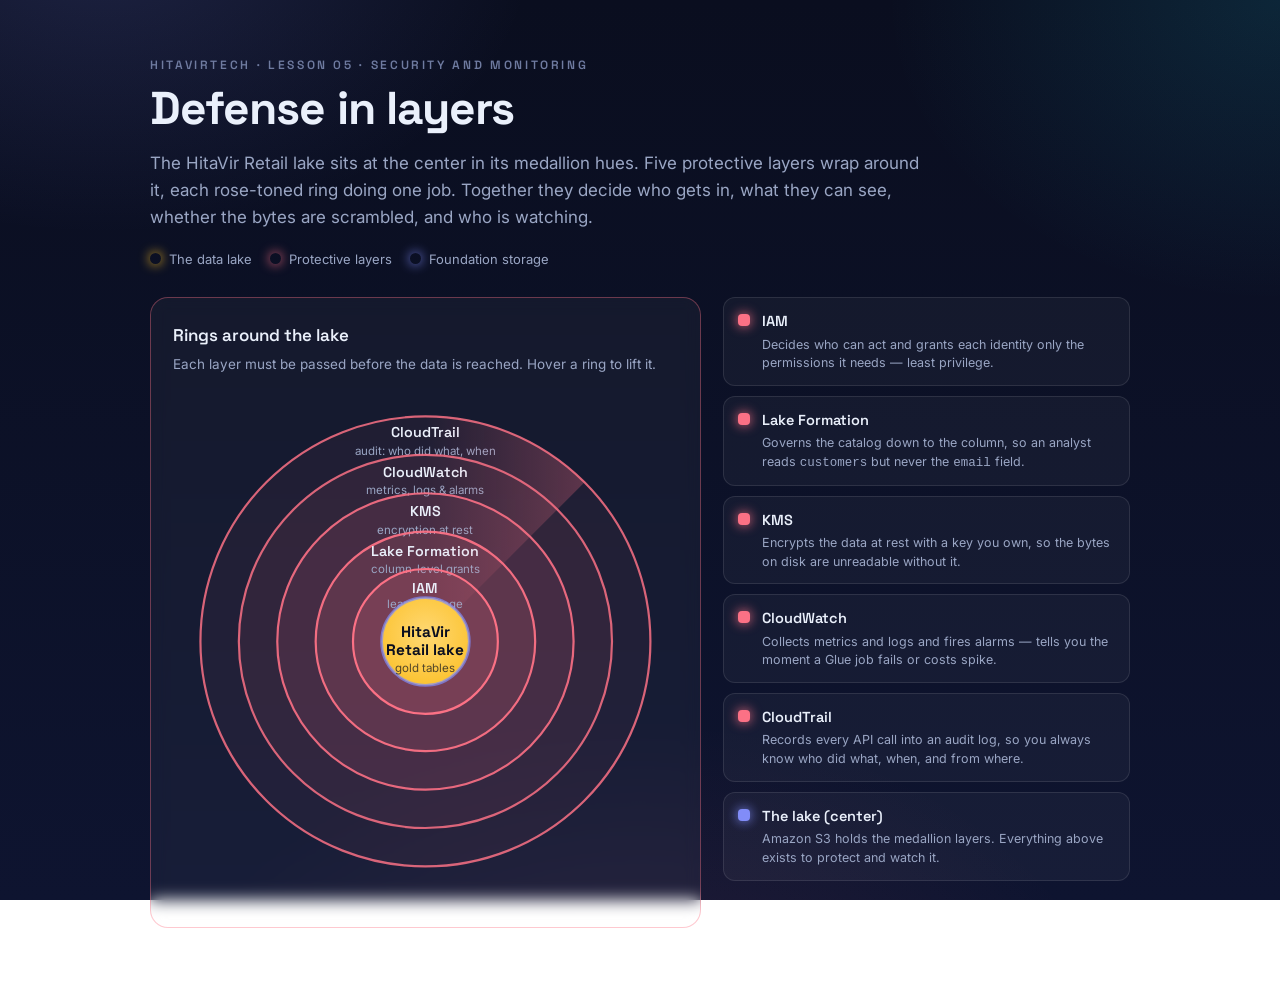
<file: data-engineering-aws-foundations/assets/05-security-layers.html>
<!doctype html>
<html lang="en">
<head>
<meta charset="utf-8">
<meta name="viewport" content="width=device-width, initial-scale=1">
<title>Defense in layers — Data Engineering on AWS</title>
<link rel="stylesheet" href="design-tokens.css">
<style>
  .wrap { max-width: 980px; margin: 0 auto; }
  header { margin-bottom: 28px; }

  .grid {
    display: grid;
    grid-template-columns: 1.15fr 0.85fr;
    gap: 22px;
    align-items: stretch;
  }
  @media (max-width: 860px) { .grid { grid-template-columns: 1fr; } }

  .panel-title { font-family: var(--font-display); font-weight: 600; font-size: 17px; margin: 2px 0 4px; }
  .panel-note { color: var(--text-muted); font-size: 13.5px; margin: 0 0 14px; }

  svg { display: block; width: 100%; height: auto; overflow: visible; }

  /* Concentric protective rings refine on hover/focus */
  .ring {
    transition: transform 0.3s var(--ease), filter 0.3s var(--ease);
    transform-box: fill-box; transform-origin: center; cursor: default;
  }
  .ring:hover, .ring:focus { filter: brightness(1.14); outline: none; }
  .ring:hover .ring-shape, .ring:focus .ring-shape { stroke-width: 3; }

  .ring-label { font-family: var(--font-display); font-weight: 600; font-size: 13px; fill: var(--text); }
  .ring-sub   { font-family: var(--font-body); font-size: 10.5px; fill: var(--text-muted); }
  .core-label { font-family: var(--font-display); font-weight: 700; font-size: 14px; fill: var(--ink); text-anchor: middle; }
  .core-sub   { font-family: var(--font-body); font-size: 10.5px; fill: rgba(10,14,31,0.7); text-anchor: middle; }

  /* Signature motion: a rose scan sweep that orbits the protected lake */
  .scan {
    transform-box: fill-box; transform-origin: 230px 230px;
    animation: scanSweep 6s linear infinite;
  }
  @keyframes scanSweep { from { transform: rotate(0deg); } to { transform: rotate(360deg); } }

  /* The legend cards stack the layers as a readable list */
  .layer-card {
    display: flex; gap: 12px; align-items: flex-start;
    padding: 12px 14px; border-radius: var(--radius-sm);
    background: var(--panel); border: 1px solid var(--panel-line);
    margin-bottom: 10px;
    transition: transform 0.3s var(--ease), border-color 0.3s var(--ease), box-shadow 0.3s var(--ease);
  }
  .layer-card:hover, .layer-card:focus-within {
    transform: translateX(3px);
    border-color: color-mix(in srgb, var(--accent) 50%, transparent);
    box-shadow: 0 14px 36px -22px color-mix(in srgb, var(--accent) 70%, transparent);
  }
  .layer-card .chip {
    width: 12px; height: 12px; border-radius: 4px; margin-top: 4px; flex: none;
    background: var(--accent); box-shadow: 0 0 12px var(--accent);
  }
  .layer-card h4 { font-family: var(--font-display); font-weight: 600; font-size: 14.5px; margin: 0 0 2px; }
  .layer-card p  { margin: 0; color: var(--text-muted); font-size: 12.5px; line-height: 1.5; }

  @media (prefers-reduced-motion: reduce) { .scan { display: none; } }
</style>
</head>
<body class="hvt">
<div class="wrap">
  <header class="hvt-rise">
    <div class="hvt-eyebrow">HitaVirTech &middot; Lesson 05 &middot; Security and monitoring</div>
    <h1 class="hvt-headline">Defense in layers</h1>
    <p class="hvt-sub">The HitaVir Retail lake sits at the center in its medallion hues. Five protective layers wrap around it, each rose-toned ring doing one job. Together they decide who gets in, what they can see, whether the bytes are scrambled, and who is watching.</p>
    <div class="hvt-key" aria-label="Color key">
      <span><i class="hvt-dot" style="color:var(--m-gold)"></i> The data lake</span>
      <span><i class="hvt-dot" style="color:var(--c-protect)"></i> Protective layers</span>
      <span><i class="hvt-dot" style="color:var(--c-foundation)"></i> Foundation storage</span>
    </div>
  </header>

  <div class="grid">

    <!-- (1) CONCENTRIC DEFENSE RINGS -->
    <div class="hvt-panel hvt-accent hvt-rise" style="--accent: var(--c-protect)" tabindex="0">
      <p class="panel-title">Rings around the lake</p>
      <p class="panel-note">Each layer must be passed before the data is reached. Hover a ring to lift it.</p>
      <svg viewBox="0 0 460 470" role="img" aria-label="Concentric security layers IAM, Lake Formation, KMS, CloudWatch and CloudTrail wrapping the data lake">
        <defs>
          <radialGradient id="coreGlow" cx="0.5" cy="0.42" r="0.7">
            <stop offset="0" stop-color="#ffd873"/>
            <stop offset="1" stop-color="var(--m-gold)"/>
          </radialGradient>
          <linearGradient id="sweepGrad" x1="0" y1="0" x2="1" y2="0">
            <stop offset="0" stop-color="var(--c-protect)" stop-opacity="0"/>
            <stop offset="1" stop-color="var(--c-protect)" stop-opacity="0.55"/>
          </linearGradient>
        </defs>

        <!-- Ring 5: CloudTrail (outermost) -->
        <g class="ring" tabindex="0" role="group" aria-label="CloudTrail: records who did what, for audit">
          <circle class="ring-shape" cx="230" cy="230" r="205" fill="var(--c-protect)" fill-opacity="0.05"
                  stroke="var(--c-protect)" stroke-opacity="0.85" stroke-width="2"/>
          <text x="230" y="44" class="ring-label" text-anchor="middle">CloudTrail</text>
          <text x="230" y="60" class="ring-sub" text-anchor="middle">audit: who did what, when</text>
        </g>

        <!-- Ring 4: CloudWatch -->
        <g class="ring" tabindex="0" role="group" aria-label="CloudWatch: metrics, logs and alarms">
          <circle class="ring-shape" cx="230" cy="230" r="170" fill="var(--c-protect)" fill-opacity="0.07"
                  stroke="var(--c-protect)" stroke-opacity="0.85" stroke-width="2"/>
          <text x="230" y="80" class="ring-label" text-anchor="middle">CloudWatch</text>
          <text x="230" y="96" class="ring-sub" text-anchor="middle">metrics, logs &amp; alarms</text>
        </g>

        <!-- Ring 3: KMS -->
        <g class="ring" tabindex="0" role="group" aria-label="KMS: encryption at rest">
          <circle class="ring-shape" cx="230" cy="230" r="135" fill="var(--c-protect)" fill-opacity="0.10"
                  stroke="var(--c-protect)" stroke-opacity="0.9" stroke-width="2"/>
          <text x="230" y="116" class="ring-label" text-anchor="middle">KMS</text>
          <text x="230" y="132" class="ring-sub" text-anchor="middle">encryption at rest</text>
        </g>

        <!-- Ring 2: Lake Formation -->
        <g class="ring" tabindex="0" role="group" aria-label="Lake Formation: column-level permissions">
          <circle class="ring-shape" cx="230" cy="230" r="100" fill="var(--c-protect)" fill-opacity="0.13"
                  stroke="var(--c-protect)" stroke-opacity="0.95" stroke-width="2"/>
          <text x="230" y="152" class="ring-label" text-anchor="middle">Lake Formation</text>
          <text x="230" y="168" class="ring-sub" text-anchor="middle">column-level grants</text>
        </g>

        <!-- Ring 1: IAM -->
        <g class="ring" tabindex="0" role="group" aria-label="IAM: least-privilege identity and access">
          <circle class="ring-shape" cx="230" cy="230" r="66" fill="var(--c-protect)" fill-opacity="0.16"
                  stroke="var(--c-protect)" stroke-opacity="1" stroke-width="2"/>
          <text x="230" y="186" class="ring-label" text-anchor="middle">IAM</text>
          <text x="230" y="200" class="ring-sub" text-anchor="middle">least privilege</text>
        </g>

        <!-- Signature scan sweep orbiting the lake -->
        <g class="scan" aria-hidden="true">
          <path d="M230 230 L230 25 A205 205 0 0 1 375 85 Z" fill="url(#sweepGrad)" opacity="0.5"/>
        </g>

        <!-- The protected data lake at the center -->
        <g role="group" aria-label="The HitaVir Retail data lake, the asset being protected">
          <circle cx="230" cy="230" r="40" fill="url(#coreGlow)"/>
          <circle cx="230" cy="230" r="40" fill="none" stroke="var(--c-foundation)" stroke-width="2.5" stroke-opacity="0.7"/>
          <text x="230" y="226" class="core-label">HitaVir</text>
          <text x="230" y="242" class="core-label">Retail lake</text>
          <text x="230" y="258" class="core-sub">gold tables</text>
        </g>
      </svg>
    </div>

    <!-- (2) LAYER LEGEND — one job each -->
    <div class="hvt-rise" tabindex="-1">
      <div class="layer-card hvt-accent" style="--accent: var(--c-protect)" tabindex="0">
        <span class="chip" aria-hidden="true"></span>
        <div><h4>IAM</h4><p>Decides who can act and grants each identity only the permissions it needs — least privilege.</p></div>
      </div>
      <div class="layer-card hvt-accent" style="--accent: var(--c-protect)" tabindex="0">
        <span class="chip" aria-hidden="true"></span>
        <div><h4>Lake Formation</h4><p>Governs the catalog down to the column, so an analyst reads <code>customers</code> but never the <code>email</code> field.</p></div>
      </div>
      <div class="layer-card hvt-accent" style="--accent: var(--c-protect)" tabindex="0">
        <span class="chip" aria-hidden="true"></span>
        <div><h4>KMS</h4><p>Encrypts the data at rest with a key you own, so the bytes on disk are unreadable without it.</p></div>
      </div>
      <div class="layer-card hvt-accent" style="--accent: var(--c-protect)" tabindex="0">
        <span class="chip" aria-hidden="true"></span>
        <div><h4>CloudWatch</h4><p>Collects metrics and logs and fires alarms — tells you the moment a Glue job fails or costs spike.</p></div>
      </div>
      <div class="layer-card hvt-accent" style="--accent: var(--c-protect)" tabindex="0">
        <span class="chip" aria-hidden="true"></span>
        <div><h4>CloudTrail</h4><p>Records every API call into an audit log, so you always know who did what, when, and from where.</p></div>
      </div>
      <div class="layer-card hvt-accent" style="--accent: var(--c-foundation)" tabindex="0">
        <span class="chip" aria-hidden="true"></span>
        <div><h4>The lake (center)</h4><p>Amazon S3 holds the medallion layers. Everything above exists to protect and watch it.</p></div>
      </div>
    </div>

  </div>
</div>
</body>
</html>
</file>
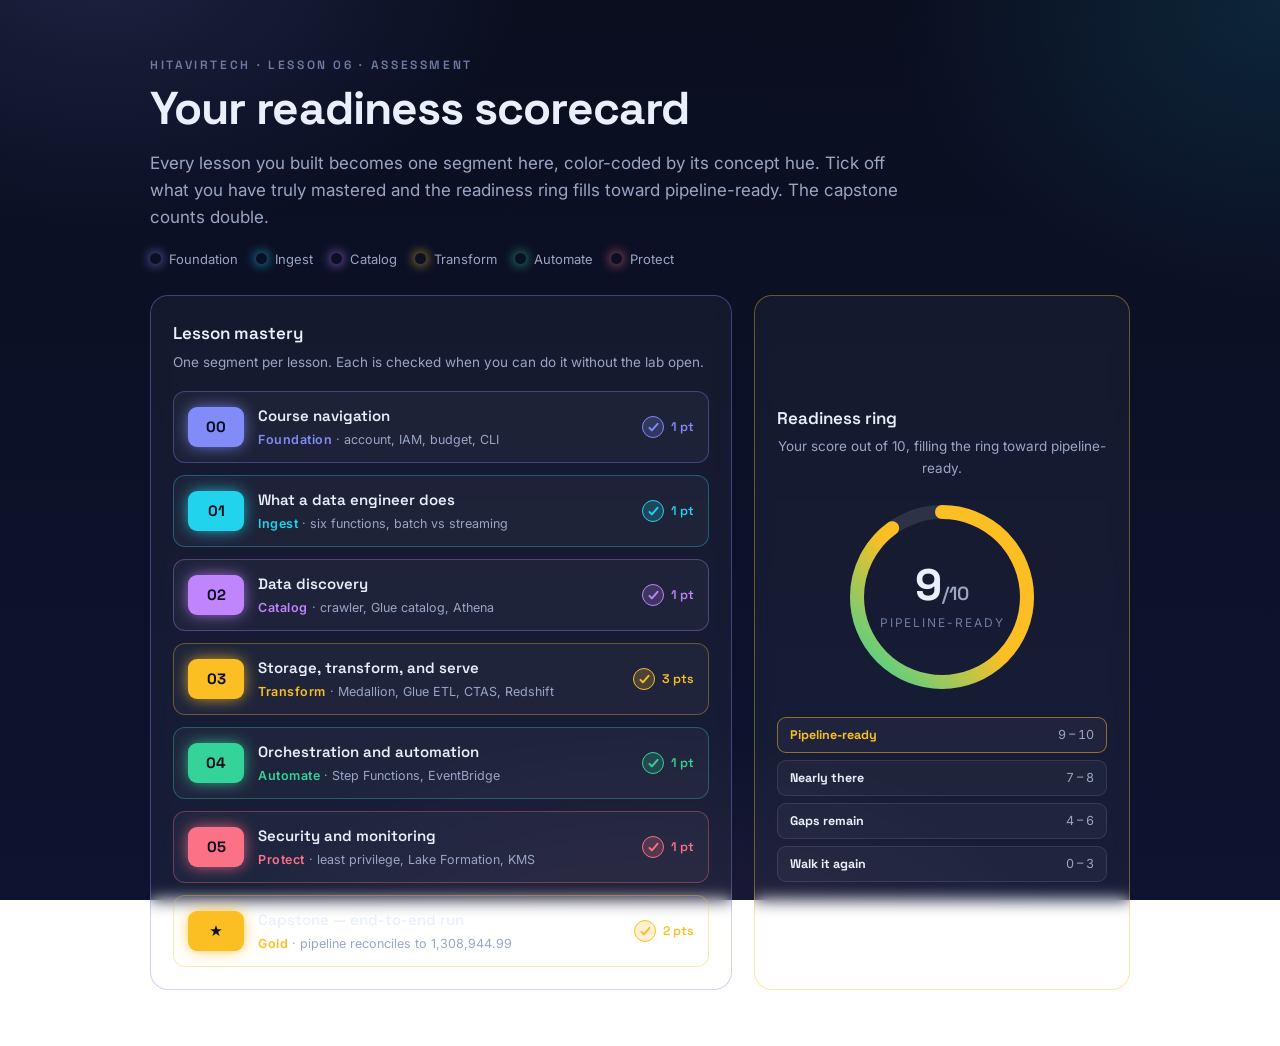
<file: data-engineering-aws-foundations/assets/06-assessment-scorecard.html>
<!doctype html>
<html lang="en">
<head>
<meta charset="utf-8">
<meta name="viewport" content="width=device-width, initial-scale=1">
<title>Readiness scorecard — Data Engineering on AWS</title>
<link rel="stylesheet" href="design-tokens.css">
<style>
  .wrap { max-width: 980px; margin: 0 auto; }
  header { margin-bottom: 26px; }

  .board {
    display: grid;
    grid-template-columns: 1.55fr 1fr;
    gap: 22px;
    align-items: stretch;
  }
  @media (max-width: 820px) { .board { grid-template-columns: 1fr; } }

  .panel-title { font-family: var(--font-display); font-weight: 600; font-size: 17px; margin: 2px 0 4px; }
  .panel-note  { color: var(--text-muted); font-size: 13.5px; margin: 0 0 18px; }

  /* Lesson rows — one segment per lesson, color-coded by concept hue */
  .rows { display: flex; flex-direction: column; gap: 12px; }
  .row {
    --accent: var(--c-foundation);
    display: grid;
    grid-template-columns: 56px 1fr auto;
    align-items: center;
    gap: 14px;
    padding: 12px 14px;
    border-radius: var(--radius-sm);
    background: var(--panel);
    border: 1px solid color-mix(in srgb, var(--accent) 34%, transparent);
    transition: transform 0.28s var(--ease), box-shadow 0.28s var(--ease), border-color 0.28s var(--ease);
    cursor: default;
  }
  .row:hover, .row:focus {
    transform: translateY(-3px);
    outline: none;
    border-color: color-mix(in srgb, var(--accent) 60%, transparent);
    box-shadow: 0 0 0 1px color-mix(in srgb, var(--accent) 40%, transparent),
                0 16px 40px -22px color-mix(in srgb, var(--accent) 70%, transparent);
  }
  .tag {
    font-family: var(--font-display);
    font-weight: 700;
    font-size: 15px;
    text-align: center;
    color: var(--ink);
    background: var(--accent);
    border-radius: 9px;
    padding: 8px 0;
    box-shadow: 0 0 16px -2px var(--accent);
  }
  .meta h3 { font-family: var(--font-display); font-weight: 600; font-size: 15px; margin: 0 0 2px; }
  .meta p  { margin: 0; color: var(--text-muted); font-size: 12.5px; }
  .meta .hue { color: var(--accent); font-weight: 600; letter-spacing: 0.04em; }

  /* Check/score state pill */
  .state {
    display: inline-flex; align-items: center; gap: 7px;
    font-family: var(--font-display); font-weight: 600; font-size: 12.5px;
    color: var(--accent);
    white-space: nowrap;
  }
  .check {
    width: 22px; height: 22px; border-radius: 50%;
    background: color-mix(in srgb, var(--accent) 20%, transparent);
    border: 1.5px solid var(--accent);
    display: inline-flex; align-items: center; justify-content: center;
  }
  .check svg { width: 13px; height: 13px; display: block; }
  .check path { stroke: var(--accent); stroke-width: 2.4; fill: none; stroke-linecap: round; stroke-linejoin: round; }

  /* Readiness ring — the signature motion */
  .meter { display: flex; flex-direction: column; align-items: center; justify-content: center; text-align: center; }
  .ring-wrap { position: relative; width: 200px; height: 200px; }
  .ring-svg { width: 100%; height: 100%; transform: rotate(-90deg); }
  .ring-track { fill: none; stroke: var(--panel-line); stroke-width: 14; }
  .ring-fill {
    fill: none; stroke: url(#ringGrad); stroke-width: 14; stroke-linecap: round;
    stroke-dasharray: 534;            /* 2*pi*85 */
    stroke-dashoffset: 534;
    animation: ringFill 2.2s var(--ease) 0.3s forwards;
  }
  @keyframes ringFill { to { stroke-dashoffset: 54; } } /* ~90% full */
  .ring-center {
    position: absolute; inset: 0;
    display: flex; flex-direction: column; align-items: center; justify-content: center;
  }
  .ring-score { font-family: var(--font-display); font-weight: 700; font-size: 44px; line-height: 1; }
  .ring-score small { font-size: 19px; color: var(--text-muted); font-weight: 600; }
  .ring-label { font-size: 12px; letter-spacing: 0.16em; text-transform: uppercase; color: var(--eyebrow); margin-top: 6px; }

  .bands { width: 100%; margin-top: 20px; display: flex; flex-direction: column; gap: 7px; }
  .band {
    display: flex; align-items: center; justify-content: space-between;
    font-size: 12.5px; padding: 7px 12px; border-radius: 9px;
    background: var(--panel); border: 1px solid var(--panel-line);
  }
  .band b { font-family: var(--font-display); }
  .band .pts { color: var(--text-muted); font-variant-numeric: tabular-nums; }
  .band.top { border-color: color-mix(in srgb, var(--m-gold) 50%, transparent); }
  .band.top b { color: var(--m-gold); }

  @media (prefers-reduced-motion: reduce) { .ring-fill { animation: none; stroke-dashoffset: 54; } }
</style>
</head>
<body class="hvt">
<div class="wrap">
  <header class="hvt-rise">
    <div class="hvt-eyebrow">HitaVirTech &middot; Lesson 06 &middot; Assessment</div>
    <h1 class="hvt-headline">Your readiness scorecard</h1>
    <p class="hvt-sub">Every lesson you built becomes one segment here, color-coded by its concept hue. Tick off what you have truly mastered and the readiness ring fills toward pipeline-ready. The capstone counts double.</p>
    <div class="hvt-key" aria-label="Color key">
      <span><i class="hvt-dot" style="color:var(--c-foundation)"></i> Foundation</span>
      <span><i class="hvt-dot" style="color:var(--c-ingest)"></i> Ingest</span>
      <span><i class="hvt-dot" style="color:var(--c-catalog)"></i> Catalog</span>
      <span><i class="hvt-dot" style="color:var(--c-transform)"></i> Transform</span>
      <span><i class="hvt-dot" style="color:var(--c-automate)"></i> Automate</span>
      <span><i class="hvt-dot" style="color:var(--c-protect)"></i> Protect</span>
    </div>
  </header>

  <div class="board">

    <!-- LESSON SEGMENTS -->
    <div class="hvt-panel hvt-accent hvt-rise" style="--accent: var(--c-foundation)" tabindex="0">
      <p class="panel-title">Lesson mastery</p>
      <p class="panel-note">One segment per lesson. Each is checked when you can do it without the lab open.</p>
      <div class="rows">

        <div class="row hvt-rise" style="--accent: var(--c-foundation)" tabindex="0">
          <span class="tag">00</span>
          <div class="meta">
            <h3>Course navigation</h3>
            <p><span class="hue">Foundation</span> &middot; account, IAM, budget, CLI</p>
          </div>
          <span class="state"><span class="check"><svg viewBox="0 0 16 16"><path d="M3 8.5l3 3 7-8"/></svg></span> 1 pt</span>
        </div>

        <div class="row hvt-rise" style="--accent: var(--c-ingest)" tabindex="0">
          <span class="tag">01</span>
          <div class="meta">
            <h3>What a data engineer does</h3>
            <p><span class="hue">Ingest</span> &middot; six functions, batch vs streaming</p>
          </div>
          <span class="state"><span class="check"><svg viewBox="0 0 16 16"><path d="M3 8.5l3 3 7-8"/></svg></span> 1 pt</span>
        </div>

        <div class="row hvt-rise" style="--accent: var(--c-catalog)" tabindex="0">
          <span class="tag">02</span>
          <div class="meta">
            <h3>Data discovery</h3>
            <p><span class="hue">Catalog</span> &middot; crawler, Glue catalog, Athena</p>
          </div>
          <span class="state"><span class="check"><svg viewBox="0 0 16 16"><path d="M3 8.5l3 3 7-8"/></svg></span> 1 pt</span>
        </div>

        <div class="row hvt-rise" style="--accent: var(--c-transform)" tabindex="0">
          <span class="tag">03</span>
          <div class="meta">
            <h3>Storage, transform, and serve</h3>
            <p><span class="hue">Transform</span> &middot; Medallion, Glue ETL, CTAS, Redshift</p>
          </div>
          <span class="state"><span class="check"><svg viewBox="0 0 16 16"><path d="M3 8.5l3 3 7-8"/></svg></span> 3 pts</span>
        </div>

        <div class="row hvt-rise" style="--accent: var(--c-automate)" tabindex="0">
          <span class="tag">04</span>
          <div class="meta">
            <h3>Orchestration and automation</h3>
            <p><span class="hue">Automate</span> &middot; Step Functions, EventBridge</p>
          </div>
          <span class="state"><span class="check"><svg viewBox="0 0 16 16"><path d="M3 8.5l3 3 7-8"/></svg></span> 1 pt</span>
        </div>

        <div class="row hvt-rise" style="--accent: var(--c-protect)" tabindex="0">
          <span class="tag">05</span>
          <div class="meta">
            <h3>Security and monitoring</h3>
            <p><span class="hue">Protect</span> &middot; least privilege, Lake Formation, KMS</p>
          </div>
          <span class="state"><span class="check"><svg viewBox="0 0 16 16"><path d="M3 8.5l3 3 7-8"/></svg></span> 1 pt</span>
        </div>

        <div class="row hvt-rise" style="--accent: var(--m-gold)" tabindex="0">
          <span class="tag">★</span>
          <div class="meta">
            <h3>Capstone — end-to-end run</h3>
            <p><span class="hue">Gold</span> &middot; pipeline reconciles to 1,308,944.99</p>
          </div>
          <span class="state"><span class="check"><svg viewBox="0 0 16 16"><path d="M3 8.5l3 3 7-8"/></svg></span> 2 pts</span>
        </div>

      </div>
    </div>

    <!-- READINESS METER -->
    <div class="hvt-panel hvt-accent hvt-rise meter" style="--accent: var(--m-gold)" tabindex="0">
      <p class="panel-title" style="align-self:flex-start">Readiness ring</p>
      <p class="panel-note" style="align-self:flex-start">Your score out of 10, filling the ring toward pipeline-ready.</p>

      <div class="ring-wrap">
        <svg class="ring-svg" viewBox="0 0 200 200" role="img" aria-label="Readiness ring filled to about ninety percent">
          <defs>
            <linearGradient id="ringGrad" x1="0" y1="0" x2="1" y2="1">
              <stop offset="0"   stop-color="var(--c-automate)"/>
              <stop offset="0.5" stop-color="var(--m-gold)"/>
              <stop offset="1"   stop-color="var(--c-transform)"/>
            </linearGradient>
          </defs>
          <circle class="ring-track" cx="100" cy="100" r="85"/>
          <circle class="ring-fill"  cx="100" cy="100" r="85"/>
        </svg>
        <div class="ring-center">
          <div class="ring-score">9<small>/10</small></div>
          <div class="ring-label">Pipeline-ready</div>
        </div>
      </div>

      <div class="bands" aria-label="Score bands">
        <div class="band top"><b>Pipeline-ready</b><span class="pts">9 – 10</span></div>
        <div class="band"><b>Nearly there</b><span class="pts">7 – 8</span></div>
        <div class="band"><b>Gaps remain</b><span class="pts">4 – 6</span></div>
        <div class="band"><b>Walk it again</b><span class="pts">0 – 3</span></div>
      </div>
    </div>

  </div>
</div>
</body>
</html>
</file>
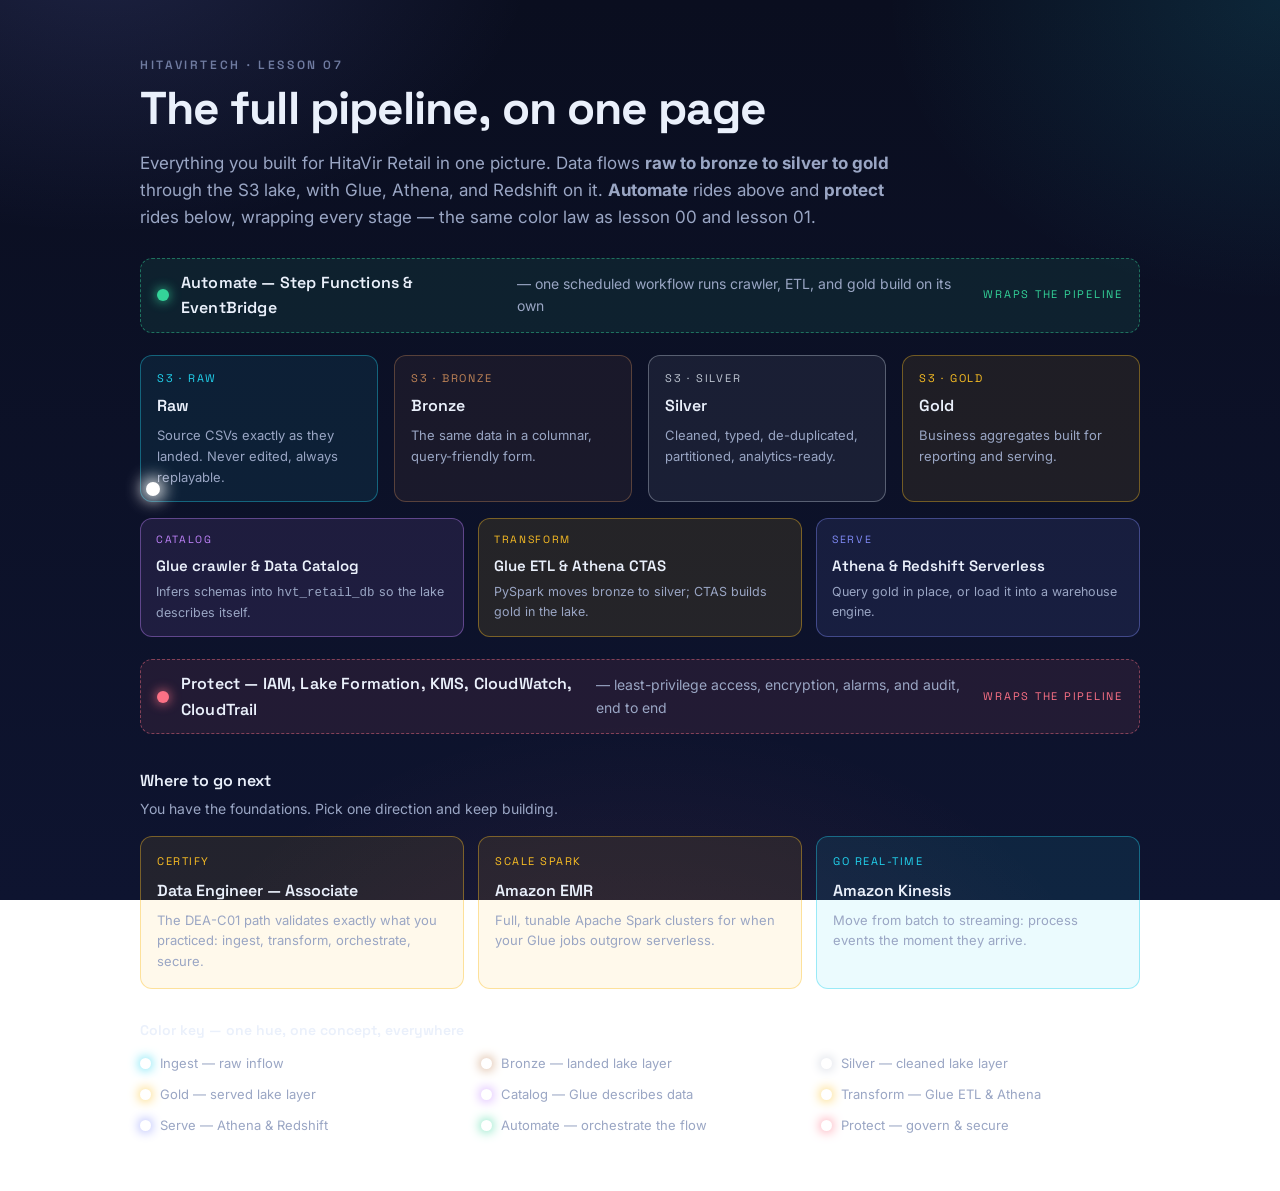
<file: data-engineering-aws-foundations/assets/07-pipeline-recap.html>
<!doctype html>
<html lang="en">
<head>
<meta charset="utf-8">
<meta name="viewport" content="width=device-width, initial-scale=1">
<title>The full pipeline — Data Engineering on AWS</title>
<link rel="stylesheet" href="design-tokens.css">
<style>
  .wrap { max-width: 1000px; margin: 0 auto; }
  header { margin-bottom: 26px; }

  .board { position: relative; margin-top: 14px; }

  /* Wrapping rails: automate above, protect below */
  .rail {
    display: flex; align-items: center; gap: 12px;
    border-radius: var(--radius-sm);
    border: 1px dashed color-mix(in srgb, var(--accent) 45%, transparent);
    background: color-mix(in srgb, var(--accent) 9%, transparent);
    padding: 11px 16px; color: var(--text);
  }
  .rail .rail-dot { width: 12px; height: 12px; border-radius: 50%; flex: none; background: var(--accent); box-shadow: 0 0 12px var(--accent); }
  .rail b { font-family: var(--font-display); font-weight: 600; letter-spacing: 0.01em; }
  .rail span { color: var(--text-muted); font-size: 14px; }
  .rail-up { --accent: var(--c-automate); margin-bottom: 16px; }
  .rail-down { --accent: var(--c-protect); margin-top: 16px; }
  .rail .wrap-tag {
    margin-left: auto; font-family: var(--font-display); font-size: 11px;
    text-transform: uppercase; letter-spacing: 0.16em; color: var(--accent);
    white-space: nowrap;
  }

  /* The Medallion flow line + traveling pulse */
  .flow { position: relative; padding: 6px 0; }
  .flow-svg { position: absolute; left: 2%; right: 2%; top: 50%; height: 90px; margin-top: -45px; width: 96%; overflow: visible; z-index: 1; }
  .data-pulse {
    position: absolute; top: 50%; left: 0; width: 14px; height: 14px; margin: -7px 0 0 -7px;
    border-radius: 50%; background: #fff; box-shadow: 0 0 16px 5px rgba(255,255,255,0.85);
    offset-path: path("M 20 0 L 980 0");
    animation: hvtPulse 6s var(--ease) infinite;
    z-index: 4;
  }

  /* Medallion stage cards */
  .stages {
    position: relative; z-index: 2;
    display: grid; grid-template-columns: repeat(4, 1fr); gap: 16px;
  }
  .stage {
    text-align: left; border-radius: var(--radius-sm);
    border: 1px solid color-mix(in srgb, var(--accent) 38%, transparent);
    background: color-mix(in srgb, var(--accent) 8%, transparent);
    padding: 14px 16px;
    transition: transform 0.3s var(--ease), box-shadow 0.3s var(--ease), border-color 0.3s var(--ease);
  }
  .stage:hover, .stage:focus-within {
    transform: translateY(-4px);
    box-shadow: 0 0 0 1px color-mix(in srgb, var(--accent) 40%, transparent),
                0 18px 44px -22px color-mix(in srgb, var(--accent) 60%, transparent);
  }
  .stage .step {
    font-family: var(--font-display); font-size: 11px; letter-spacing: 0.16em;
    text-transform: uppercase; color: var(--accent); margin-bottom: 6px;
  }
  .stage h3 { font-family: var(--font-display); font-weight: 600; font-size: 16px; margin: 0 0 6px; color: var(--text); }
  .stage p { margin: 0; color: var(--text-muted); font-size: 13px; }
  .stage[data-k="raw"]    { --accent: var(--c-ingest); }
  .stage[data-k="bronze"] { --accent: var(--m-bronze); }
  .stage[data-k="silver"] { --accent: var(--m-silver); }
  .stage[data-k="gold"]   { --accent: var(--m-gold); }

  /* Engines placed on the flow: catalog + transform + serve */
  .engines {
    display: grid; grid-template-columns: repeat(3, 1fr); gap: 14px; margin-top: 16px;
  }
  .engine {
    border-radius: var(--radius-sm);
    border: 1px solid color-mix(in srgb, var(--accent) 40%, transparent);
    background: color-mix(in srgb, var(--accent) 10%, transparent);
    padding: 13px 15px;
    transition: transform 0.3s var(--ease), box-shadow 0.3s var(--ease);
  }
  .engine:hover, .engine:focus-within {
    transform: translateY(-3px);
    box-shadow: 0 0 0 1px color-mix(in srgb, var(--accent) 42%, transparent),
                0 16px 40px -22px color-mix(in srgb, var(--accent) 60%, transparent);
  }
  .engine .etag { font-family: var(--font-display); font-size: 10.5px; letter-spacing: 0.16em; text-transform: uppercase; color: var(--accent); }
  .engine h4 { font-family: var(--font-display); font-weight: 600; font-size: 15px; margin: 5px 0 4px; color: var(--text); }
  .engine p { margin: 0; color: var(--text-muted); font-size: 12.5px; }
  .engine[data-k="catalog"]   { --accent: var(--c-catalog); }
  .engine[data-k="transform"] { --accent: var(--c-transform); }
  .engine[data-k="serve"]     { --accent: var(--c-foundation); }

  /* Where-to-go-next roadmap */
  .next { margin-top: 34px; }
  .next h4 { font-family: var(--font-display); font-weight: 600; font-size: 16px; margin: 0 0 4px; color: var(--text); }
  .next > p { margin: 0 0 16px; color: var(--text-muted); font-size: 14px; }
  .nextgrid { display: grid; grid-template-columns: repeat(3, 1fr); gap: 14px; }
  .nextcard {
    border-radius: var(--radius-sm);
    border: 1px solid color-mix(in srgb, var(--accent) 40%, transparent);
    background: color-mix(in srgb, var(--accent) 9%, transparent);
    padding: 16px;
    transition: transform 0.3s var(--ease), box-shadow 0.3s var(--ease);
  }
  .nextcard:hover, .nextcard:focus-within {
    transform: translateY(-4px);
    box-shadow: 0 0 0 1px color-mix(in srgb, var(--accent) 42%, transparent),
                0 18px 44px -22px color-mix(in srgb, var(--accent) 60%, transparent);
  }
  .nextcard .ntag { font-family: var(--font-display); font-size: 11px; letter-spacing: 0.14em; text-transform: uppercase; color: var(--accent); }
  .nextcard h5 { font-family: var(--font-display); font-weight: 600; font-size: 16px; margin: 7px 0 6px; color: var(--text); }
  .nextcard p { margin: 0; color: var(--text-muted); font-size: 13px; }
  .nextcard[data-k="cert"] { --accent: var(--m-gold); }
  .nextcard[data-k="emr"]  { --accent: var(--c-transform); }
  .nextcard[data-k="kinesis"] { --accent: var(--c-ingest); }

  .legend { margin-top: 30px; }
  .legend h4 { font-family: var(--font-display); font-weight: 600; font-size: 14px; margin: 0 0 12px; color: var(--text); }
  .keygrid { display: grid; grid-template-columns: repeat(3, minmax(0,1fr)); gap: 10px 22px; }
  .keygrid span { display: inline-flex; align-items: center; gap: 9px; font-size: 13px; color: var(--text-muted); }

  @media (max-width: 820px) {
    .stages, .engines, .nextgrid { grid-template-columns: 1fr; }
    .flow-svg, .data-pulse { display: none; }
    .keygrid { grid-template-columns: 1fr; }
    .rail .wrap-tag { display: none; }
  }
  @media (prefers-reduced-motion: reduce) { .data-pulse { display: none; } }
</style>
</head>
<body class="hvt">
<div class="wrap">
  <header class="hvt-rise">
    <div class="hvt-eyebrow">HitaVirTech &middot; Lesson 07</div>
    <h1 class="hvt-headline">The full pipeline, on one page</h1>
    <p class="hvt-sub">Everything you built for HitaVir Retail in one picture. Data flows <b>raw to bronze to silver to gold</b> through the S3 lake, with Glue, Athena, and Redshift on it. <b>Automate</b> rides above and <b>protect</b> rides below, wrapping every stage — the same color law as lesson 00 and lesson 01.</p>
  </header>

  <div class="board">
    <!-- Automate rail (above) -->
    <div class="rail rail-up hvt-rise" tabindex="0" aria-label="Automate wraps the whole pipeline">
      <i class="rail-dot" aria-hidden="true"></i>
      <b>Automate &mdash; Step Functions &amp; EventBridge</b>
      <span>&mdash; one scheduled workflow runs crawler, ETL, and gold build on its own</span>
      <span class="wrap-tag">wraps the pipeline</span>
    </div>

    <!-- Medallion flow -->
    <div class="flow hvt-rise">
      <svg class="flow-svg" viewBox="0 0 1000 90" preserveAspectRatio="none" aria-hidden="true">
        <defs>
          <linearGradient id="lakeGrad" x1="0" y1="0" x2="1" y2="0">
            <stop offset="0%"  stop-color="var(--c-ingest)"/>
            <stop offset="34%" stop-color="var(--m-bronze)"/>
            <stop offset="67%" stop-color="var(--m-silver)"/>
            <stop offset="100%" stop-color="var(--m-gold)"/>
          </linearGradient>
        </defs>
        <line x1="20" y1="45" x2="980" y2="45" stroke="url(#lakeGrad)" stroke-width="3" stroke-linecap="round" opacity="0.85"/>
      </svg>
      <span class="data-pulse" aria-hidden="true"></span>

      <div class="stages">
        <div class="stage hvt-rise" data-k="raw" tabindex="0">
          <div class="step">S3 &middot; raw</div>
          <h3>Raw</h3>
          <p>Source CSVs exactly as they landed. Never edited, always replayable.</p>
        </div>
        <div class="stage hvt-rise" data-k="bronze" tabindex="0">
          <div class="step">S3 &middot; bronze</div>
          <h3>Bronze</h3>
          <p>The same data in a columnar, query-friendly form.</p>
        </div>
        <div class="stage hvt-rise" data-k="silver" tabindex="0">
          <div class="step">S3 &middot; silver</div>
          <h3>Silver</h3>
          <p>Cleaned, typed, de-duplicated, partitioned, analytics-ready.</p>
        </div>
        <div class="stage hvt-rise" data-k="gold" tabindex="0">
          <div class="step">S3 &middot; gold</div>
          <h3>Gold</h3>
          <p>Business aggregates built for reporting and serving.</p>
        </div>
      </div>

      <!-- Engines on the flow -->
      <div class="engines">
        <div class="engine hvt-rise" data-k="catalog" tabindex="0">
          <div class="etag">Catalog</div>
          <h4>Glue crawler &amp; Data Catalog</h4>
          <p>Infers schemas into <code>hvt_retail_db</code> so the lake describes itself.</p>
        </div>
        <div class="engine hvt-rise" data-k="transform" tabindex="0">
          <div class="etag">Transform</div>
          <h4>Glue ETL &amp; Athena CTAS</h4>
          <p>PySpark moves bronze to silver; CTAS builds gold in the lake.</p>
        </div>
        <div class="engine hvt-rise" data-k="serve" tabindex="0">
          <div class="etag">Serve</div>
          <h4>Athena &amp; Redshift Serverless</h4>
          <p>Query gold in place, or load it into a warehouse engine.</p>
        </div>
      </div>
    </div>

    <!-- Protect rail (below) -->
    <div class="rail rail-down hvt-rise" tabindex="0" aria-label="Protect and govern wraps the whole pipeline">
      <i class="rail-dot" aria-hidden="true"></i>
      <b>Protect &mdash; IAM, Lake Formation, KMS, CloudWatch, CloudTrail</b>
      <span>&mdash; least-privilege access, encryption, alarms, and audit, end to end</span>
      <span class="wrap-tag">wraps the pipeline</span>
    </div>
  </div>

  <!-- Where to go next -->
  <div class="next hvt-rise">
    <h4>Where to go next</h4>
    <p>You have the foundations. Pick one direction and keep building.</p>
    <div class="nextgrid">
      <div class="nextcard hvt-rise" data-k="cert" tabindex="0">
        <div class="ntag">Certify</div>
        <h5>Data Engineer &mdash; Associate</h5>
        <p>The DEA-C01 path validates exactly what you practiced: ingest, transform, orchestrate, secure.</p>
      </div>
      <div class="nextcard hvt-rise" data-k="emr" tabindex="0">
        <div class="ntag">Scale Spark</div>
        <h5>Amazon EMR</h5>
        <p>Full, tunable Apache Spark clusters for when your Glue jobs outgrow serverless.</p>
      </div>
      <div class="nextcard hvt-rise" data-k="kinesis" tabindex="0">
        <div class="ntag">Go real-time</div>
        <h5>Amazon Kinesis</h5>
        <p>Move from batch to streaming: process events the moment they arrive.</p>
      </div>
    </div>
  </div>

  <!-- Color key -->
  <div class="legend hvt-rise">
    <h4>Color key &mdash; one hue, one concept, everywhere</h4>
    <div class="keygrid" aria-label="Color key">
      <span><i class="hvt-dot" style="color:var(--c-ingest)"></i> Ingest &mdash; raw inflow</span>
      <span><i class="hvt-dot" style="color:var(--m-bronze)"></i> Bronze &mdash; landed lake layer</span>
      <span><i class="hvt-dot" style="color:var(--m-silver)"></i> Silver &mdash; cleaned lake layer</span>
      <span><i class="hvt-dot" style="color:var(--m-gold)"></i> Gold &mdash; served lake layer</span>
      <span><i class="hvt-dot" style="color:var(--c-catalog)"></i> Catalog &mdash; Glue describes data</span>
      <span><i class="hvt-dot" style="color:var(--c-transform)"></i> Transform &mdash; Glue ETL &amp; Athena</span>
      <span><i class="hvt-dot" style="color:var(--c-foundation)"></i> Serve &mdash; Athena &amp; Redshift</span>
      <span><i class="hvt-dot" style="color:var(--c-automate)"></i> Automate &mdash; orchestrate the flow</span>
      <span><i class="hvt-dot" style="color:var(--c-protect)"></i> Protect &mdash; govern &amp; secure</span>
    </div>
  </div>
</div>
</body>
</html>
</file>
<file: data-engineering-aws-foundations/assets/design-tokens.css>
/* ============================================================
   HitaVirTech — Data Engineering on AWS: Foundations
   Shared visual design system. Every concept visual imports
   this one file so the whole track is a single designed product.
   ============================================================ */

@import url('https://fonts.googleapis.com/css2?family=Inter:wght@400;500;600&family=Space+Grotesk:wght@500;600;700&display=swap');

:root {
  /* Canvas + atmosphere */
  --ink: #0a0e1f;
  --ink-2: #0e1430;
  --panel: rgba(255, 255, 255, 0.04);
  --panel-line: rgba(255, 255, 255, 0.10);
  --text: #eaf0fb;
  --text-muted: #9aa6c4;
  --eyebrow: #6f7ba0;

  /* Semantic color law — same hue = same concept, everywhere */
  --c-foundation: #818cf8;   /* foundation / infrastructure */
  --c-ingest:     #22d3ee;   /* inflow / ingest            */
  --c-transform:  #fbbf24;   /* transform / prepare        */
  --c-catalog:    #c084fc;   /* organize / catalog         */
  --c-automate:   #34d399;   /* automate / orchestrate     */
  --c-protect:    #fb7185;   /* protect / govern / security */

  /* Medallion layers */
  --m-bronze: #c08457;
  --m-silver: #c0c7d4;
  --m-gold:   #fbbf24;

  /* Type scale */
  --font-display: "Space Grotesk", system-ui, sans-serif;
  --font-body: "Inter", system-ui, -apple-system, Segoe UI, Roboto, sans-serif;

  /* Shape + motion */
  --radius: 18px;
  --radius-sm: 12px;
  --ease: cubic-bezier(0.22, 1, 0.36, 1);
}

* { box-sizing: border-box; }

body.hvt {
  margin: 0;
  min-height: 100vh;
  font-family: var(--font-body);
  color: var(--text);
  line-height: 1.6;
  background:
    radial-gradient(720px 480px at 8% -6%, rgba(129, 140, 248, 0.16), transparent 60%),
    radial-gradient(680px 520px at 100% 0%, rgba(34, 211, 238, 0.12), transparent 58%),
    radial-gradient(820px 600px at 50% 120%, rgba(251, 113, 133, 0.10), transparent 60%),
    linear-gradient(180deg, var(--ink), var(--ink-2));
  background-attachment: fixed;
  padding: clamp(20px, 5vw, 56px);
}

.hvt-eyebrow {
  font-family: var(--font-display);
  text-transform: uppercase;
  letter-spacing: 0.22em;
  font-size: 12px;
  font-weight: 600;
  color: var(--eyebrow);
}

.hvt-headline {
  font-family: var(--font-display);
  font-weight: 700;
  letter-spacing: -0.02em;
  line-height: 1.04;
  font-size: clamp(28px, 5vw, 46px);
  margin: 10px 0 14px;
}

.hvt-sub { color: var(--text-muted); max-width: 70ch; font-size: clamp(15px, 1.6vw, 17px); }

.hvt-panel {
  background: var(--panel);
  border: 1px solid var(--panel-line);
  border-radius: var(--radius);
  padding: 22px;
  backdrop-filter: blur(8px);
  -webkit-backdrop-filter: blur(8px);
  position: relative;
  transition: transform 0.3s var(--ease), box-shadow 0.3s var(--ease), border-color 0.3s var(--ease);
}

.hvt-panel:hover,
.hvt-panel:focus-within {
  transform: translateY(-4px);
  border-color: rgba(255, 255, 255, 0.22);
  box-shadow: 0 18px 50px -20px rgba(0, 0, 0, 0.7);
}

/* Accent border + glow driven by a per-element --accent variable */
.hvt-accent {
  --accent: var(--c-foundation);
  border-color: color-mix(in srgb, var(--accent) 38%, transparent);
}
.hvt-accent:hover,
.hvt-accent:focus-within {
  box-shadow: 0 0 0 1px color-mix(in srgb, var(--accent) 40%, transparent),
              0 22px 60px -24px color-mix(in srgb, var(--accent) 55%, transparent);
}

.hvt-key { display: flex; flex-wrap: wrap; gap: 10px 18px; margin-top: 8px; }
.hvt-key span { display: inline-flex; align-items: center; gap: 8px; font-size: 13px; color: var(--text-muted); }
.hvt-dot { width: 11px; height: 11px; border-radius: 50%; flex: none; box-shadow: 0 0 12px currentColor; }

/* Staggered fade-up entrance */
@keyframes hvtFadeUp {
  from { opacity: 0; transform: translateY(16px); }
  to   { opacity: 1; transform: translateY(0); }
}
.hvt-rise { opacity: 0; animation: hvtFadeUp 0.7s var(--ease) forwards; }
.hvt-rise:nth-child(1) { animation-delay: 0.05s; }
.hvt-rise:nth-child(2) { animation-delay: 0.13s; }
.hvt-rise:nth-child(3) { animation-delay: 0.21s; }
.hvt-rise:nth-child(4) { animation-delay: 0.29s; }
.hvt-rise:nth-child(5) { animation-delay: 0.37s; }
.hvt-rise:nth-child(6) { animation-delay: 0.45s; }

/* Signature pipeline pulse — visuals opt in by adding a .hvt-pulse element */
@keyframes hvtPulse {
  0%   { offset-distance: 0%;   opacity: 0; }
  10%  { opacity: 1; }
  90%  { opacity: 1; }
  100% { offset-distance: 100%; opacity: 0; }
}

a:focus-visible, button:focus-visible, [tabindex]:focus-visible {
  outline: 2px solid var(--c-ingest);
  outline-offset: 3px;
  border-radius: 6px;
}

@media (prefers-reduced-motion: reduce) {
  *, *::before, *::after { animation: none !important; transition: none !important; }
  .hvt-rise { opacity: 1; }
}

@media (max-width: 720px) {
  .hvt-panel { padding: 16px; }
}
</file>
